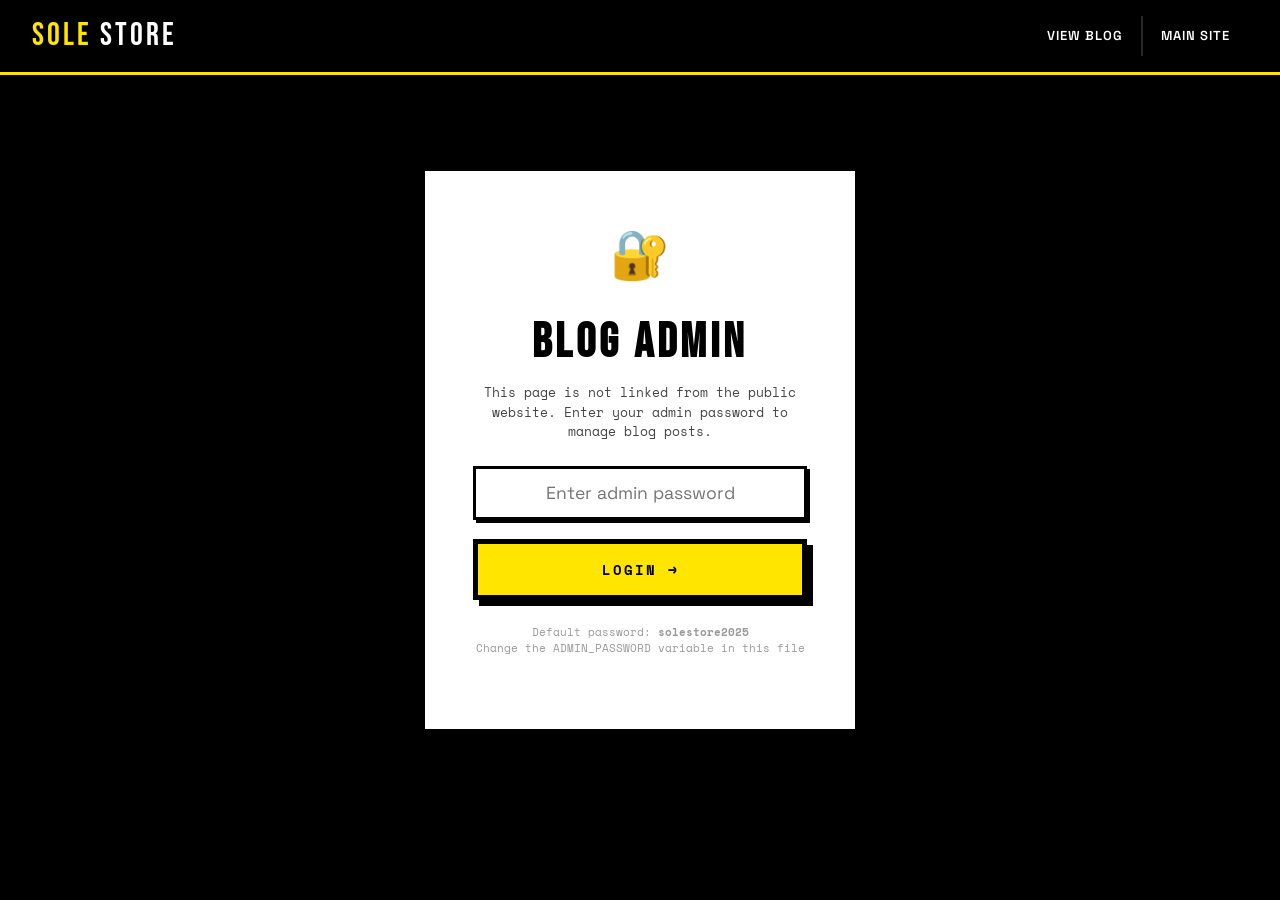
<file: blog-admin.html>
<!DOCTYPE html>
<html lang="en">
<head>
<meta charset="UTF-8"><meta name="viewport" content="width=device-width, initial-scale=1.0">
<title>Blog Admin – SoleStore (PRIVATE)</title>
<meta name="robots" content="noindex,nofollow">
<link rel="stylesheet" href="css/style.css">
<style>
body { background:var(--black); }
.admin-wrap { max-width:1100px; margin:0 auto; padding:6rem 2rem 4rem; }
.admin-header { border:var(--border-thick); background:var(--yellow); padding:2rem; margin-bottom:2rem; box-shadow:var(--shadow-lg); }
.admin-header h1 { font-family:'Bebas Neue',sans-serif; font-size:3rem; letter-spacing:4px; color:var(--black); }
.admin-header p { font-family:'Space Mono',monospace; font-size:13px; color:var(--black); margin-top:0.25rem; }
.private-badge { display:inline-block; background:var(--red); color:var(--white); font-family:'Space Mono',monospace; font-size:11px; font-weight:700; padding:4px 12px; letter-spacing:2px; border:2px solid var(--black); }
.tip { background:var(--black); border:3px solid var(--yellow); color:var(--yellow); padding:1rem 1.5rem; margin-bottom:2rem; font-family:'Space Mono',monospace; font-size:13px; line-height:1.6; }
.tip a { color:var(--lime); font-weight:700; }
.admin-grid { display:grid; grid-template-columns:1fr 1fr; gap:2rem; align-items:start; }
.admin-panel { background:var(--white); border:var(--border-thick); box-shadow:var(--shadow-lg); }
.panel-header { background:var(--black); padding:1.25rem 1.5rem; border-bottom:var(--border-thick); }
.panel-header h2 { font-family:'Bebas Neue',sans-serif; font-size:1.8rem; color:var(--yellow); letter-spacing:3px; }
.panel-body { padding:1.5rem; }
.img-prev { width:100%; height:180px; background:var(--bg); border:var(--border); display:flex; align-items:center; justify-content:center; margin-bottom:0.5rem; overflow:hidden; }
.img-prev img { width:100%; height:100%; object-fit:cover; }
.img-prev span { font-family:'Space Mono',monospace; font-size:12px; color:#666; text-align:center; padding:1rem; }
.char-ct { text-align:right; font-family:'Space Mono',monospace; font-size:11px; color:#666; margin-top:3px; }
.pub-btn { background:var(--yellow); color:var(--black); border:var(--border-thick); width:100%; padding:15px; font-family:'Space Mono',monospace; font-size:14px; font-weight:700; letter-spacing:2px; text-transform:uppercase; cursor:pointer; box-shadow:var(--shadow); transition:all 0.1s; }
.pub-btn:hover { transform:translate(-3px,-3px); box-shadow:9px 9px 0 var(--black); }
.ok-msg { display:none; background:var(--lime); border:var(--border-thick); padding:1rem; text-align:center; font-family:'Space Mono',monospace; font-weight:700; font-size:14px; margin-bottom:1rem; box-shadow:var(--shadow-sm); }
.posts-list { display:flex; flex-direction:column; gap:1rem; }
.post-row { background:var(--bg); border:var(--border); padding:1rem; display:flex; gap:12px; align-items:flex-start; }
.pthumb { width:72px; height:72px; object-fit:cover; border:var(--border); flex-shrink:0; }
.pinfo h4 { font-size:14px; font-weight:700; margin-bottom:3px; }
.pinfo p { font-family:'Space Mono',monospace; font-size:11px; color:#666; margin-bottom:8px; }
.pactions { display:flex; gap:8px; flex-wrap:wrap; }
.btn-view-post { background:var(--black); color:var(--yellow); border:none; padding:6px 12px; font-family:'Space Mono',monospace; font-size:11px; font-weight:700; cursor:pointer; letter-spacing:1px; text-decoration:none; }
.btn-del-post { background:var(--red); color:var(--white); border:none; padding:6px 12px; font-family:'Space Mono',monospace; font-size:11px; font-weight:700; cursor:pointer; letter-spacing:1px; }
.empty-posts { text-align:center; padding:3rem; font-family:'Space Mono',monospace; color:#666; }
.empty-posts span { font-size:3rem; display:block; margin-bottom:0.5rem; }

/* GATE */
#gate { min-height:100vh; display:flex; align-items:center; justify-content:center; padding:2rem; }
.gate-box { background:var(--white); border:var(--border-thick); box-shadow:var(--shadow-lg); padding:3rem; max-width:440px; width:100%; text-align:center; }
.gate-box h2 { font-family:'Bebas Neue',sans-serif; font-size:3rem; letter-spacing:4px; color:var(--black); margin-bottom:0.25rem; }
.gate-box p { font-family:'Space Mono',monospace; font-size:13px; color:#444; margin-bottom:1.5rem; }
.gate-err { color:var(--red); font-family:'Space Mono',monospace; font-size:13px; font-weight:700; margin-top:0.75rem; display:none; letter-spacing:1px; }
#admin-panel { display:none; }
@media(max-width:768px){ .admin-grid{grid-template-columns:1fr;} }
</style>
</head>
<body>
<nav style="background:var(--black);border-bottom:3px solid var(--yellow)">
  <div class="nav-inner">
    <a href="index.html" class="nav-logo">SOLE<span>STORE</span></a>
    <ul class="nav-links">
      <li><a href="blog.html">View Blog</a></li>
      <li><a href="index.html">Main Site</a></li>
    </ul>
    <button class="hamburger"><span></span><span></span><span></span></button>
  </div>
</nav>

<!-- GATE -->
<div id="gate">
  <div class="gate-box">
    <div style="font-size:3rem;margin-bottom:1rem">🔐</div>
    <h2>BLOG ADMIN</h2>
    <p>This page is not linked from the public website. Enter your admin password to manage blog posts.</p>
    <div class="form-group"><input type="password" id="admin-pw" placeholder="Enter admin password" style="text-align:center;font-size:1.1rem" onkeydown="if(event.key==='Enter')checkPw()"></div>
    <button class="pub-btn" onclick="checkPw()">LOGIN →</button>
    <p class="gate-err" id="pw-err">✕ INCORRECT PASSWORD</p>
    <p style="font-family:'Space Mono',monospace;font-size:11px;color:#999;margin-top:1.5rem">Default password: <strong>solestore2025</strong><br>Change the ADMIN_PASSWORD variable in this file</p>
  </div>
</div>

<!-- ADMIN PANEL -->
<div id="admin-panel">
<div class="admin-wrap">
  <div class="admin-header">
    <div style="display:flex;align-items:center;gap:1rem;flex-wrap:wrap;margin-bottom:0.5rem">
      <h1>BLOG MANAGER</h1>
      <span class="private-badge">PRIVATE — NOT LINKED</span>
    </div>
    <p>Bookmark this page: <strong>blog-admin.html</strong> | Posts publish instantly and appear on the blog page alongside the 3 built-in articles.</p>
  </div>
  <div class="tip">
    💡 <strong>IMAGE TIP:</strong> Use direct image URLs from <a href="https://unsplash.com" target="_blank">Unsplash.com</a> (right-click → Copy Image Address) or upload to <a href="https://imgbb.com" target="_blank">imgbb.com</a> and paste the direct link. Preview updates instantly. Best ratio: 16:9 landscape.
  </div>
  <div class="admin-grid">
    <!-- WRITE FORM -->
    <div class="admin-panel">
      <div class="panel-header"><h2>✍ WRITE NEW POST</h2></div>
      <div class="panel-body">
        <div class="ok-msg" id="ok-msg">✓ POST PUBLISHED! Now live on the blog page.</div>
        <form id="write-form">
          <div class="form-group"><label>Post Title *</label><input type="text" id="f-title" placeholder="e.g. Best Basketball Shoes of 2025" required maxlength="120"></div>
          <div class="form-group"><label>Category</label>
            <select id="f-cat">
              <option>Buying Guide</option>
              <option>Care & Maintenance</option>
              <option>Trend Report</option>
              <option>Style</option>
              <option>Review</option>
              <option>News</option>
              <option>General</option>
            </select>
          </div>
          <div class="form-group">
            <label>Cover Image URL</label>
            <input type="url" id="f-img" placeholder="https://images.unsplash.com/..." oninput="previewImg(this.value)">
            <div class="img-prev" id="img-prev"><span>🖼️ Image preview appears here</span></div>
          </div>
          <div class="form-group">
            <label>Short Excerpt (shown on blog cards)</label>
            <input type="text" id="f-excerpt" placeholder="Brief summary in 1-2 sentences..." maxlength="200" oninput="document.getElementById('ec').textContent=this.value.length">
            <div class="char-ct"><span id="ec">0</span>/200</div>
          </div>
          <div class="form-group">
            <label>Full Post Content *</label>
            <textarea id="f-body" rows="12" placeholder="Write the full article here.&#10;&#10;Use blank lines for new paragraphs.&#10;&#10;HTML tags supported: &lt;h2&gt;, &lt;h3&gt;, &lt;strong&gt;, &lt;em&gt;, &lt;ul&gt;&lt;li&gt;, &lt;p&gt;" required style="min-height:200px"></textarea>
          </div>
          <div class="form-group"><label>Author Name (optional)</label><input type="text" id="f-author" placeholder="SoleStore Editors"></div>
          <button type="submit" class="pub-btn">🚀 PUBLISH TO BLOG →</button>
        </form>
      </div>
    </div>

    <!-- MANAGE POSTS -->
    <div class="admin-panel">
      <div class="panel-header"><h2>📋 YOUR POSTS <span id="post-ct" style="font-size:1rem;color:rgba(255,255,0,0.6);font-family:'Space Mono',monospace;font-weight:400;letter-spacing:0"></span></h2></div>
      <div class="panel-body">
        <div id="posts-list"></div>
      </div>
    </div>
  </div>
</div>
</div>

<script src="../js/main.js"></script>
<script>
const ADMIN_PASSWORD = 'solestore2025'; // ← CHANGE THIS TO YOUR OWN PASSWORD

function checkPw() {
  if (document.getElementById('admin-pw').value === ADMIN_PASSWORD) {
    document.getElementById('gate').style.display = 'none';
    document.getElementById('admin-panel').style.display = 'block';
    renderPosts();
  } else {
    document.getElementById('pw-err').style.display = 'block';
  }
}

function previewImg(url) {
  const el = document.getElementById('img-prev');
  el.innerHTML = (url && url.startsWith('http'))
    ? `<img src="${url}" alt="Preview" onerror="this.parentElement.innerHTML='<span>⚠️ Image failed to load. Check URL.</span>'">`
    : '<span>🖼️ Image preview appears here</span>';
}

document.getElementById('write-form').addEventListener('submit', function(e) {
  e.preventDefault();
  addBlog({
    title: document.getElementById('f-title').value.trim(),
    category: document.getElementById('f-cat').value,
    image: document.getElementById('f-img').value.trim(),
    excerpt: document.getElementById('f-excerpt').value.trim() || document.getElementById('f-body').value.trim().substring(0,150),
    content: document.getElementById('f-body').value.trim(),
    author: document.getElementById('f-author').value.trim() || 'SoleStore Editors'
  });
  this.reset();
  document.getElementById('img-prev').innerHTML = '<span>🖼️ Image preview appears here</span>';
  document.getElementById('ec').textContent = '0';
  const ok = document.getElementById('ok-msg');
  ok.style.display = 'block';
  setTimeout(() => ok.style.display = 'none', 5000);
  renderPosts();
});

function renderPosts() {
  const blogs = getBlogs();
  document.getElementById('post-ct').textContent = `(${blogs.length} published)`;
  const el = document.getElementById('posts-list');
  if (blogs.length === 0) {
    el.innerHTML = '<div class="empty-posts"><span>📝</span><p>No posts published yet.<br>Write your first one!</p></div>';
    return;
  }
  el.innerHTML = '<div class="posts-list">' + blogs.map(p => `
    <div class="post-row">
      <img class="pthumb" src="${p.image||'https://images.unsplash.com/photo-1542291026-7eec264c27ff?w=150&q=60'}" alt="${p.title}" onerror="this.src='https://images.unsplash.com/photo-1542291026-7eec264c27ff?w=150&q=60'">
      <div class="pinfo" style="flex:1">
        <h4>${p.title}</h4>
        <p>${p.category} · ${p.date}</p>
        <div class="pactions">
          <a href="blog-post.html?id=${p.id}" target="_blank" class="btn-view-post">👁 VIEW LIVE</a>
          <button class="btn-del-post" onclick="confirmDel(${p.id})">🗑 DELETE</button>
        </div>
      </div>
    </div>`).join('') + '</div>';
}

function confirmDel(id) {
  if (confirm('Permanently delete this post? This cannot be undone.')) {
    deleteBlog(id); renderPosts();
  }
}
</script>
</body>
</html>
</file>
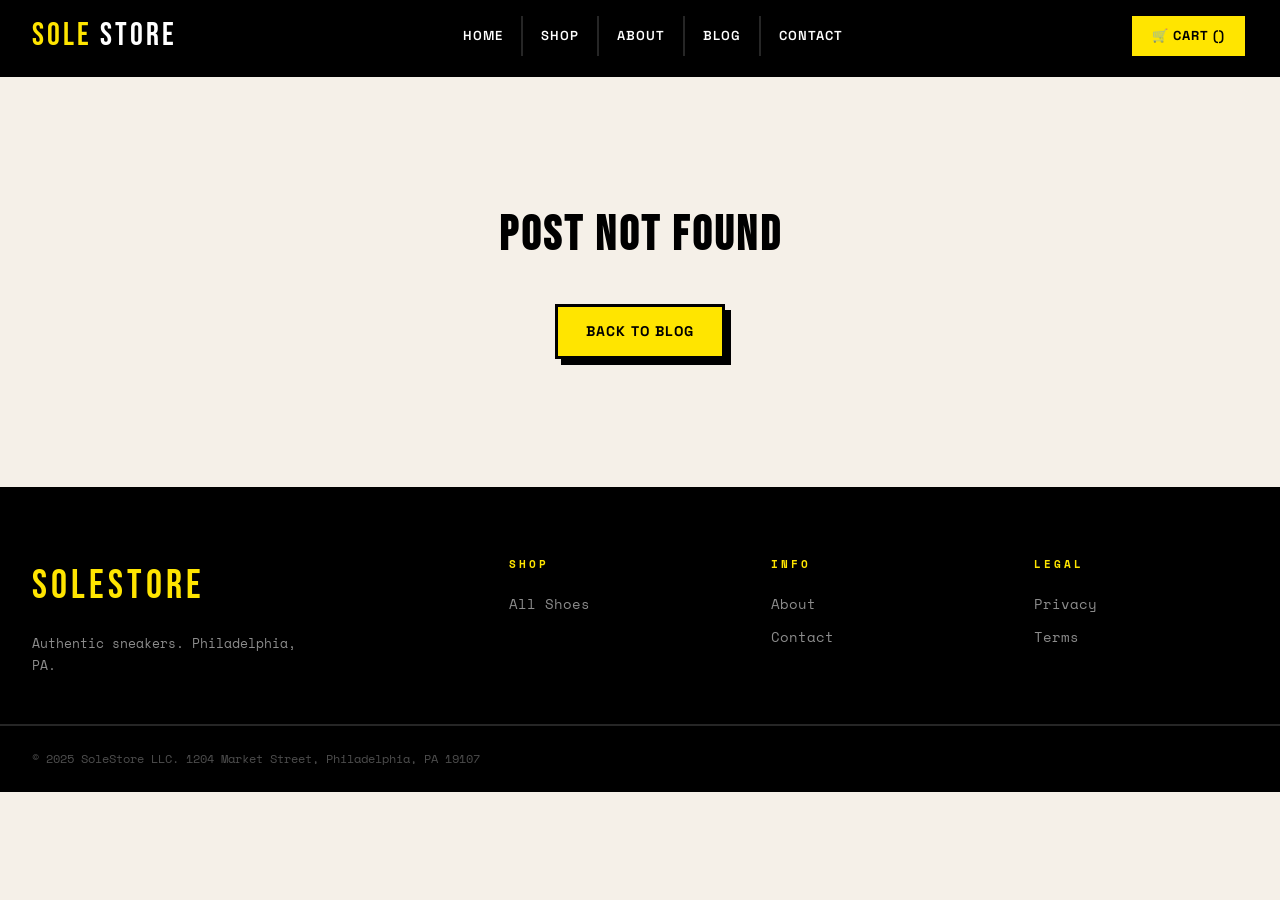
<file: blog-post.html>
<!DOCTYPE html>
<html lang="en">
<head>
<meta charset="UTF-8"><meta name="viewport" content="width=device-width, initial-scale=1.0">
<title id="page-title">Blog Post – SoleStore</title>
<link rel="stylesheet" href="css/style.css">
<style>
.post-layout { display:grid; grid-template-columns:1fr 300px; gap:2rem; align-items:start; }
.post-hero-img { width:100%; max-height:480px; object-fit:cover; border:var(--border-thick); box-shadow:var(--shadow-lg); margin-bottom:2rem; display:block; }
.post-cat-tag { display:inline-block; background:var(--yellow); border:var(--border); padding:4px 14px; font-family:'Space Mono',monospace; font-size:11px; font-weight:700; letter-spacing:2px; text-transform:uppercase; margin-bottom:0.75rem; box-shadow:var(--shadow-sm); }
.post-title { font-family:'Bebas Neue',sans-serif; font-size:3rem; letter-spacing:3px; color:var(--black); line-height:1.05; margin-bottom:1rem; }
.post-meta { display:flex; gap:1.5rem; flex-wrap:wrap; padding:1rem 1.25rem; background:var(--black); border:var(--border-thick); margin-bottom:2rem; font-family:'Space Mono',monospace; font-size:12px; color:rgba(255,255,255,0.65); box-shadow:var(--shadow-sm); }
.post-meta strong { color:var(--yellow); }
.post-content { font-family:'Space Mono',monospace; font-size:14px; color:#222; line-height:1.85; }
.post-content p { margin-bottom:1.25rem; }
.post-content h2 { font-family:'Bebas Neue',sans-serif; font-size:2rem; letter-spacing:2px; color:var(--black); margin:2.5rem 0 0.75rem; border-left:5px solid var(--yellow); padding-left:1rem; }
.post-content h3 { font-family:'Bebas Neue',sans-serif; font-size:1.5rem; letter-spacing:1px; color:var(--black); margin:1.5rem 0 0.5rem; }
.post-content ul, .post-content ol { padding-left:1.5rem; margin-bottom:1.25rem; }
.post-content li { margin-bottom:0.4rem; }
.post-content strong { font-weight:700; color:var(--black); }
.sidebar .sw { background:var(--white); border:var(--border-thick); padding:1.5rem; margin-bottom:1.5rem; box-shadow:var(--shadow-sm); }
.sidebar .sw h4 { font-family:'Space Mono',monospace; font-size:11px; font-weight:700; letter-spacing:2px; text-transform:uppercase; margin-bottom:1rem; padding-bottom:0.75rem; border-bottom:var(--border); }
.related-post { display:flex; gap:10px; margin-bottom:1rem; padding-bottom:1rem; border-bottom:1px dashed #ddd; cursor:pointer; }
.related-post:last-child { border-bottom:none; }
.related-thumb { width:60px; height:60px; object-fit:cover; border:var(--border); flex-shrink:0; }
.related-info a { font-size:13px; font-weight:700; color:var(--black); text-decoration:none; display:block; margin-bottom:2px; }
.related-info a:hover { color:var(--red); }
.related-info p { font-family:'Space Mono',monospace; font-size:11px; color:#666; }
.back-link { display:inline-flex; align-items:center; gap:6px; font-family:'Space Mono',monospace; font-size:12px; font-weight:700; color:var(--black); text-decoration:none; background:var(--yellow); border:var(--border); padding:8px 16px; margin-bottom:1.5rem; box-shadow:var(--shadow-sm); }
.back-link:hover { box-shadow:5px 5px 0 var(--black); transform:translate(-2px,-2px); }
@media(max-width:1024px){ .post-layout{grid-template-columns:1fr;} .sidebar{display:none;} }
</style>
</head>
<body>
<div id="cookie-banner"><p>🍪 We use cookies. See our <a href="cookie-consent.html">Cookie Policy</a>.</p><div class="ck-btns"><button class="ck-accept" onclick="acceptCookies()">ACCEPT</button><button class="ck-decline" onclick="declineCookies()">DECLINE</button></div></div>
<nav><div class="nav-inner"><a href="index.html" class="nav-logo">SOLE<span>STORE</span></a><ul class="nav-links"><li><a href="index.html">Home</a></li><li><a href="shop.html">Shop</a></li><li><a href="about.html">About</a></li><li><a href="blog.html">Blog</a></li><li><a href="contact.html">Contact</a></li></ul><a href="cart.html" class="nav-cart">🛒 CART (<span class="cart-badge" style="display:none">0</span>)</a><button class="hamburger"><span></span><span></span><span></span></button></div></nav>
<div style="padding-top:72px;"></div>
<div id="post-container" style="max-width:1400px;margin:0 auto;padding:3rem 2rem;"></div>

<footer>
  <div class="footer-top">
    <div class="footer-brand"><a href="index.html" class="footer-logo">SOLESTORE</a><p>Authentic sneakers. Philadelphia, PA.</p></div>
    <div class="footer-col"><h4>Shop</h4><ul><li><a href="shop.html">All Shoes</a></li></ul></div>
    <div class="footer-col"><h4>Info</h4><ul><li><a href="about.html">About</a></li><li><a href="contact.html">Contact</a></li></ul></div>
    <div class="footer-col"><h4>Legal</h4><ul><li><a href="privacy-policy.html">Privacy</a></li><li><a href="terms.html">Terms</a></li></ul></div>
  </div>
  <div class="footer-bottom"><p>© 2025 SoleStore LLC. 1204 Market Street, Philadelphia, PA 19107</p></div>
</footer>

<script src="js/main.js"></script>
<script>
function loadPost() {
  const idParam = new URLSearchParams(window.location.search).get('id');
  const id = isNaN(idParam) ? idParam : parseInt(idParam);
  const container = document.getElementById('post-container');
  const post = getAllBlogs().find(b => String(b.id) === String(id));

  if (!post) {
    container.innerHTML = '<div style="text-align:center;padding:5rem;font-family:Space Mono,monospace"><h2 style="font-family:Bebas Neue,sans-serif;font-size:3rem;letter-spacing:3px">POST NOT FOUND</h2><a href="blog.html" class="btn btn-yellow" style="margin-top:2rem;display:inline-flex">BACK TO BLOG</a></div>';
    return;
  }
  document.getElementById('page-title').textContent = post.title + ' – SoleStore Journal';
  const others = getAllBlogs().filter(b => String(b.id) !== String(id)).slice(0,4);
  const sidebarPosts = others.map(b => `
    <div class="related-post" onclick="window.location='blog-post.html?id=${b.id}'">
      <img class="related-thumb" src="${b.image||'https://images.unsplash.com/photo-1542291026-7eec264c27ff?w=120&q=60'}" alt="${b.title}">
      <div class="related-info"><a href="blog-post.html?id=${b.id}">${b.title.substring(0,50)}...</a><p>${b.date}</p></div>
    </div>`).join('');

  container.innerHTML = `
    <div class="post-layout">
      <article>
        <a href="blog.html" class="back-link">← BACK TO JOURNAL</a>
        <span class="post-cat-tag">${post.category||'Article'}</span>
        <h1 class="post-title">${post.title}</h1>
        <div class="post-meta">
          <span>📅 <strong>${post.date}</strong></span>
          <span>✍️ <strong>${post.author||'SoleStore Editors'}</strong></span>
        </div>
        <img class="post-hero-img" src="${post.image||'https://images.unsplash.com/photo-1542291026-7eec264c27ff?w=1000&q=75'}" alt="${post.title}">
        <div class="post-content">${post.content.replace(/\n/g,'<br>')}</div>
        <div style="margin-top:3rem;padding-top:2rem;border-top:var(--border-thick)">
          <a href="../shop.html" class="btn btn-yellow">SHOP ALL SHOES →</a>
        </div>
      </article>
      <aside class="sidebar">
        <div class="sw" style="background:var(--yellow)">
          <h4>🔥 SHOP NOW</h4>
          <p style="font-family:'Space Mono',monospace;font-size:12px;margin-bottom:1rem">New styles available. COD on all orders.</p>
          <a href="../shop.html" class="btn btn-black btn-sm">VIEW SHOES →</a>
        </div>
        <div class="sw"><h4>MORE FROM THE JOURNAL</h4>${sidebarPosts}</div>
      </aside>
    </div>`;
}
loadPost();
</script>
</body>
</html>
</file>
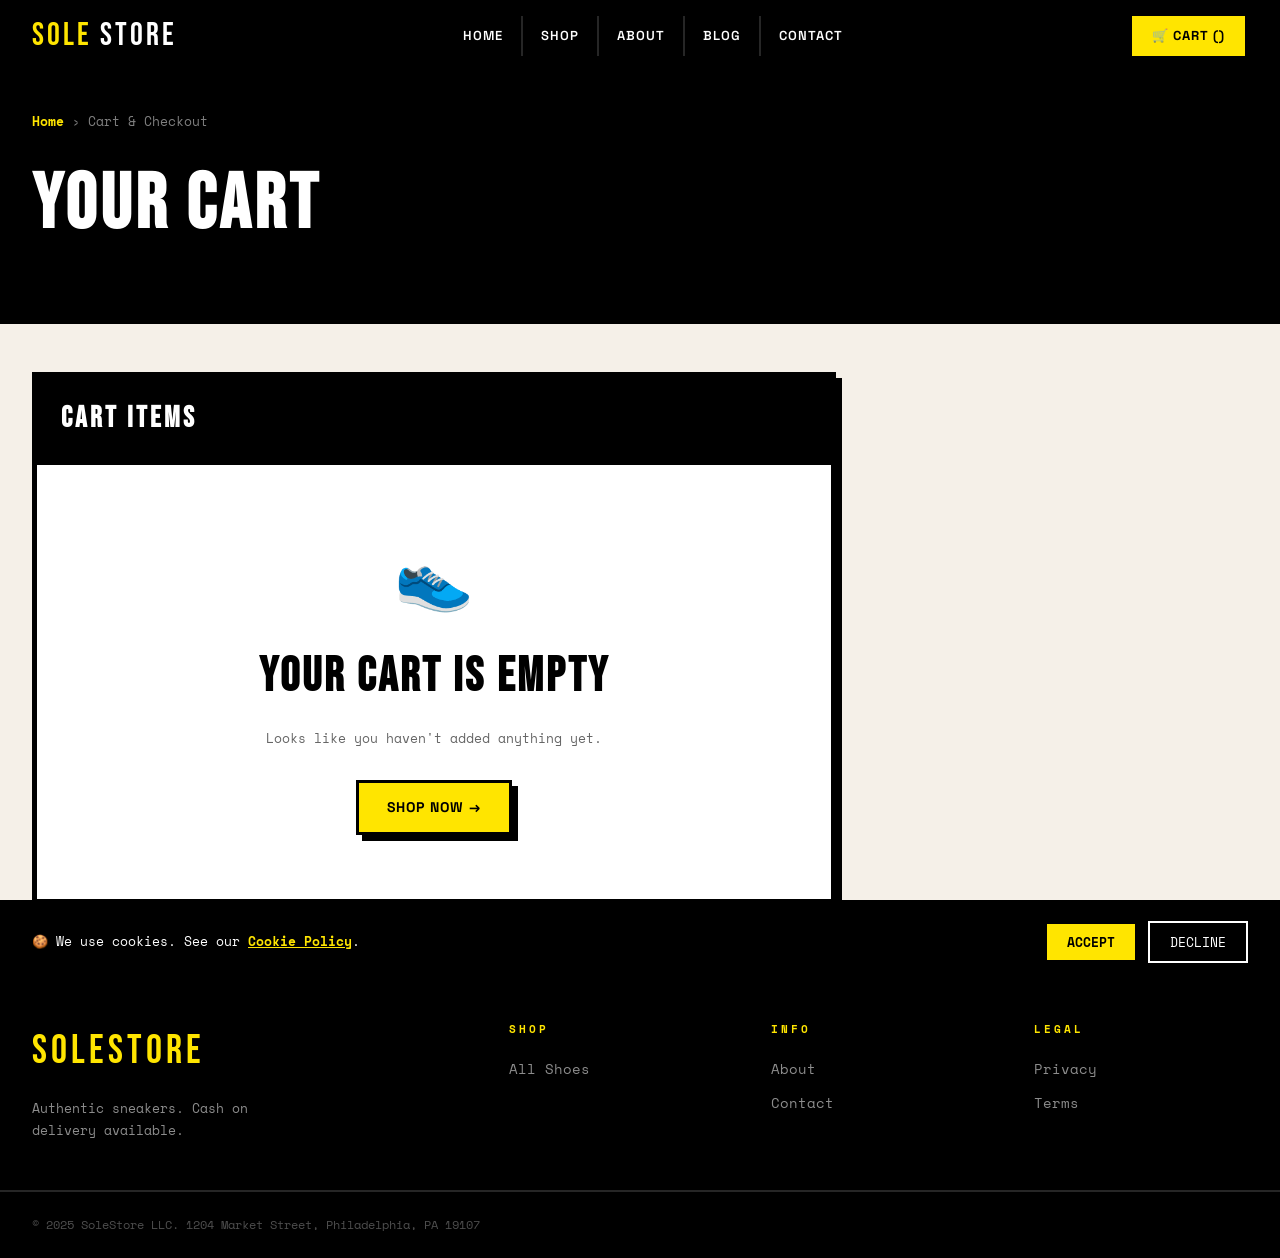
<file: cart.html>
<!DOCTYPE html>
<html lang="en">
<head>
<meta charset="UTF-8"><meta name="viewport" content="width=device-width, initial-scale=1.0">
<title>Cart & Checkout – SoleStore</title>
<link rel="stylesheet" href="css/style.css">
<style>
.cart-layout { display: grid; grid-template-columns: 1fr 380px; gap: 2rem; align-items: start; }
.cart-box { background: var(--white); border: var(--border-thick); box-shadow: var(--shadow); }
.cart-box-header { background: var(--black); padding: 1.25rem 1.5rem; border-bottom: var(--border-thick); }
.cart-box-header h2 { font-family: 'Bebas Neue', sans-serif; font-size: 1.8rem; color: var(--white); letter-spacing: 3px; }
.cart-item { display: grid; grid-template-columns: 90px 1fr auto; gap: 1rem; padding: 1.25rem 1.5rem; border-bottom: var(--border); align-items: center; }
.cart-item:last-of-type { border-bottom: none; }
.cart-item-img { width: 90px; height: 90px; object-fit: cover; border: var(--border); }
.cart-item-name { font-weight: 700; font-size: 15px; margin-bottom: 3px; }
.cart-item-brand { font-family: 'Space Mono', monospace; font-size: 11px; color: #666; text-transform: uppercase; letter-spacing: 1px; margin-bottom: 6px; }
.cart-item-size { font-family: 'Space Mono', monospace; font-size: 12px; color: #333; }
.cart-item-qty { display: flex; align-items: center; gap: 6px; margin-top: 8px; }
.cq-btn { width: 28px; height: 28px; background: var(--black); color: var(--white); border: none; font-size: 1rem; cursor: pointer; font-family: 'Space Mono', monospace; font-weight: 700; }
.cq-num { font-family: 'Space Mono', monospace; font-weight: 700; width: 24px; text-align: center; }
.cart-item-price { font-family: 'Bebas Neue', sans-serif; font-size: 1.5rem; letter-spacing: 1px; white-space: nowrap; }
.cart-remove { display: block; background: none; border: none; color: var(--red); font-family: 'Space Mono', monospace; font-size: 11px; font-weight: 700; cursor: pointer; margin-top: 6px; text-transform: uppercase; letter-spacing: 1px; }
.empty-cart { text-align: center; padding: 4rem 2rem; }
.empty-cart h3 { font-family: 'Bebas Neue', sans-serif; font-size: 3rem; letter-spacing: 3px; margin-bottom: 1rem; }
.empty-cart p { font-family: 'Space Mono', monospace; font-size: 13px; color: #666; margin-bottom: 2rem; }

/* CHECKOUT FORM */
.checkout-box { background: var(--white); border: var(--border-thick); box-shadow: var(--shadow-lg); }
.checkout-step { border-bottom: var(--border-thick); }
.checkout-step:last-child { border-bottom: none; }
.step-header { background: var(--black); padding: 1rem 1.5rem; display: flex; align-items: center; gap: 12px; }
.step-num { background: var(--yellow); color: var(--black); width: 28px; height: 28px; border: 2px solid var(--black); display: flex; align-items: center; justify-content: center; font-family: 'Space Mono', monospace; font-weight: 700; font-size: 13px; flex-shrink: 0; }
.step-header h3 { font-family: 'Bebas Neue', sans-serif; font-size: 1.2rem; color: var(--white); letter-spacing: 2px; }
.step-body { padding: 1.5rem; }
.order-row { display: flex; justify-content: space-between; align-items: center; padding: 8px 0; border-bottom: 1px dashed #ddd; font-family: 'Space Mono', monospace; font-size: 13px; }
.order-row:last-child { border-bottom: none; }
.order-total { font-family: 'Bebas Neue', sans-serif; font-size: 2rem; letter-spacing: 2px; display: flex; justify-content: space-between; align-items: center; padding: 1rem 0; border-top: var(--border-thick); margin-top: 0.5rem; }
.payment-option { border: var(--border); padding: 1rem; margin-bottom: 0.75rem; cursor: pointer; transition: all 0.1s; display: flex; align-items: center; gap: 12px; }
.payment-option:hover { background: var(--yellow); }
.payment-option.selected { background: var(--yellow); border-color: var(--black); box-shadow: var(--shadow-sm); }
.payment-option input[type="radio"] { width: 18px; height: 18px; accent-color: var(--black); flex-shrink: 0; }
.payment-option-info strong { display: block; font-weight: 700; font-size: 14px; margin-bottom: 3px; }
.payment-option-info p { font-family: 'Space Mono', monospace; font-size: 12px; color: #444; }
.cod-highlight { background: var(--lime); border: var(--border-thick); padding: 1rem; margin: 1rem 0; font-family: 'Space Mono', monospace; font-size: 13px; font-weight: 700; text-align: center; box-shadow: var(--shadow-sm); }
.order-success { display: none; background: var(--lime); border: var(--border-thick); padding: 2rem; text-align: center; box-shadow: var(--shadow-lg); }
.order-success h2 { font-family: 'Bebas Neue', sans-serif; font-size: 3rem; letter-spacing: 3px; margin-bottom: 0.5rem; }
.order-success p { font-family: 'Space Mono', monospace; font-size: 13px; color: #333; margin-bottom: 1rem; }
@media(max-width:1024px){ .cart-layout{grid-template-columns:1fr;} }
</style>
</head>
<body>
<div id="cookie-banner"><p>🍪 We use cookies. See our <a href="cookie-consent.html">Cookie Policy</a>.</p><div class="ck-btns"><button class="ck-accept" onclick="acceptCookies()">ACCEPT</button><button class="ck-decline" onclick="declineCookies()">DECLINE</button></div></div>
<nav><div class="nav-inner"><a href="index.html" class="nav-logo">SOLE<span>STORE</span></a><ul class="nav-links"><li><a href="index.html">Home</a></li><li><a href="shop.html">Shop</a></li><li><a href="about.html">About</a></li><li><a href="blog.html">Blog</a></li><li><a href="contact.html">Contact</a></li></ul><a href="cart.html" class="nav-cart">🛒 CART (<span class="cart-badge" style="display:none">0</span>)</a><button class="hamburger"><span></span><span></span><span></span></button></div></nav>

<div class="page-hero" style="padding:7rem 2rem 3rem">
  <div class="page-hero-inner">
    <div class="breadcrumb"><a href="index.html">Home</a> › Cart & Checkout</div>
    <h1>YOUR CART</h1>
  </div>
</div>

<section class="section" style="padding:3rem 2rem;">
  <div class="container">
    <div class="cart-layout">
      <!-- CART ITEMS -->
      <div>
        <div class="cart-box" id="cart-box">
          <div class="cart-box-header"><h2>CART ITEMS</h2></div>
          <div id="cart-items-list"></div>
        </div>
      </div>

      <!-- ORDER SUMMARY + CHECKOUT -->
      <div>
        <div id="checkout-area"></div>
      </div>
    </div>
  </div>
</section>

<footer>
  <div class="footer-top">
    <div class="footer-brand"><a href="index.html" class="footer-logo">SOLESTORE</a><p>Authentic sneakers. Cash on delivery available.</p></div>
    <div class="footer-col"><h4>Shop</h4><ul><li><a href="shop.html">All Shoes</a></li></ul></div>
    <div class="footer-col"><h4>Info</h4><ul><li><a href="about.html">About</a></li><li><a href="contact.html">Contact</a></li></ul></div>
    <div class="footer-col"><h4>Legal</h4><ul><li><a href="privacy-policy.html">Privacy</a></li><li><a href="terms.html">Terms</a></li></ul></div>
  </div>
  <div class="footer-bottom"><p>© 2025 SoleStore LLC. 1204 Market Street, Philadelphia, PA 19107</p></div>
</footer>

<script src="js/main.js"></script>
<script>
let selectedPayment = 'cod';

function renderCart() {
  const cart = getCart();
  const list = document.getElementById('cart-items-list');
  const checkoutArea = document.getElementById('checkout-area');

  if (cart.length === 0) {
    list.innerHTML = `<div class="empty-cart"><div style="font-size:4rem;margin-bottom:1rem">👟</div><h3>YOUR CART IS EMPTY</h3><p>Looks like you haven't added anything yet.</p><a href="shop.html" class="btn btn-yellow">SHOP NOW →</a></div>`;
    checkoutArea.innerHTML = '';
    return;
  }

  list.innerHTML = cart.map(item => `
    <div class="cart-item">
      <img class="cart-item-img" src="${item.image}" alt="${item.name}">
      <div>
        <div class="cart-item-brand">${PRODUCTS.find(p=>p.id===item.id)?.brand||''}</div>
        <div class="cart-item-name">${item.name}</div>
        <div class="cart-item-size">Size: US ${item.size}</div>
        <div class="cart-item-qty">
          <button class="cq-btn" onclick="changeQty(${item.id},'${item.size}',-1)">−</button>
          <span class="cq-num">${item.qty}</span>
          <button class="cq-btn" onclick="changeQty(${item.id},'${item.size}',1)">+</button>
        </div>
        <button class="cart-remove" onclick="removeItem(${item.id},'${item.size}')">✕ REMOVE</button>
      </div>
      <div class="cart-item-price">$${(item.price*item.qty).toFixed(2)}</div>
    </div>`).join('');

  const subtotal = cartTotal();
  const shipping = subtotal >= 75 ? 0 : 9.99;
  const total = subtotal + shipping;

  const orderLines = cart.map(i => `<div class="order-row"><span>${i.name} (${i.qty}x)</span><span>$${(i.price*i.qty).toFixed(2)}</span></div>`).join('');

  checkoutArea.innerHTML = `
    <div class="checkout-box">
      <div class="checkout-step">
        <div class="step-header"><div class="step-num">1</div><h3>ORDER SUMMARY</h3></div>
        <div class="step-body">
          ${orderLines}
          <div class="order-row"><span>Subtotal</span><span>$${subtotal.toFixed(2)}</span></div>
          <div class="order-row"><span>Shipping</span><span>${shipping===0?'<strong style="color:green">FREE</strong>':'$'+shipping.toFixed(2)}</span></div>
          ${shipping > 0 ? `<div style="font-family:'Space Mono',monospace;font-size:11px;color:#888;margin-top:4px">Add $${(75-subtotal).toFixed(2)} more for free shipping</div>` : ''}
          <div class="order-total"><span>TOTAL</span><span>$${total.toFixed(2)}</span></div>
        </div>
      </div>

      <div class="checkout-step">
        <div class="step-header"><div class="step-num">2</div><h3>PAYMENT METHOD</h3></div>
        <div class="step-body">
          <div class="payment-option selected" id="cod-option" onclick="selectPayment('cod')">
            <input type="radio" name="payment" id="p-cod" value="cod" checked>
            <div class="payment-option-info">
              <strong>💵 CASH ON DELIVERY (COD)</strong>
              <p>Pay cash when your order arrives at your door. No card needed. Trusted & secure.</p>
            </div>
          </div>
          <div class="payment-option" id="card-option" onclick="selectPayment('card')">
            <input type="radio" name="payment" id="p-card" value="card">
            <div class="payment-option-info">
              <strong>💳 CREDIT / DEBIT CARD</strong>
              <p>Pay securely online with Visa, Mastercard, or Amex.</p>
            </div>
          </div>
          <div class="cod-highlight" id="cod-msg">💵 CASH ON DELIVERY SELECTED — You'll pay $${total.toFixed(2)} in cash when your order arrives!</div>
          <div id="card-fields" style="display:none">
            <div class="form-group"><label>Card Number</label><input type="text" placeholder="1234 5678 9012 3456" maxlength="19"></div>
            <div class="form-row">
              <div class="form-group"><label>Expiry</label><input type="text" placeholder="MM/YY" maxlength="5"></div>
              <div class="form-group"><label>CVV</label><input type="text" placeholder="123" maxlength="4"></div>
            </div>
          </div>
        </div>
      </div>

      <div class="checkout-step">
        <div class="step-header"><div class="step-num">3</div><h3>DELIVERY DETAILS</h3></div>
        <div class="step-body">
          <form id="checkout-form">
            <div class="form-row">
              <div class="form-group"><label>First Name *</label><input type="text" required></div>
              <div class="form-group"><label>Last Name *</label><input type="text" required></div>
            </div>
            <div class="form-group"><label>Email Address *</label><input type="email" required></div>
            <div class="form-group"><label>Phone Number *</label><input type="tel" required></div>
            <div class="form-group"><label>Street Address *</label><input type="text" required placeholder="123 Main Street, Apt 4B"></div>
            <div class="form-row">
              <div class="form-group"><label>City *</label><input type="text" required></div>
              <div class="form-group"><label>State *</label><select required><option value="">Select State</option><option>Alabama</option><option>Alaska</option><option>Arizona</option><option>Arkansas</option><option>California</option><option>Colorado</option><option>Connecticut</option><option>Delaware</option><option>Florida</option><option>Georgia</option><option>Hawaii</option><option>Idaho</option><option>Illinois</option><option>Indiana</option><option>Iowa</option><option>Kansas</option><option>Kentucky</option><option>Louisiana</option><option>Maine</option><option>Maryland</option><option>Massachusetts</option><option>Michigan</option><option>Minnesota</option><option>Mississippi</option><option>Missouri</option><option>Montana</option><option>Nebraska</option><option>Nevada</option><option>New Hampshire</option><option>New Jersey</option><option>New Mexico</option><option>New York</option><option>North Carolina</option><option>North Dakota</option><option>Ohio</option><option>Oklahoma</option><option>Oregon</option><option>Pennsylvania</option><option>Rhode Island</option><option>South Carolina</option><option>South Dakota</option><option>Tennessee</option><option>Texas</option><option>Utah</option><option>Vermont</option><option>Virginia</option><option>Washington</option><option>West Virginia</option><option>Wisconsin</option><option>Wyoming</option></select></div>
            </div>
            <div class="form-group"><label>ZIP Code *</label><input type="text" required maxlength="10" placeholder="19107"></div>
            <div class="form-group"><label>Delivery Notes (optional)</label><textarea placeholder="Leave at door, ring bell, etc."></textarea></div>
            <div class="consent-box">
              <input type="checkbox" id="oc" name="consent" required>
              <label for="oc">I agree to the <a href="privacy-policy.html" target="_blank">Privacy Policy</a> and <a href="terms.html" target="_blank">Terms & Conditions</a>. I understand my order details and selected payment method. *</label>
            </div>
            <button type="submit" class="btn btn-yellow btn-full" style="font-size:1rem">PLACE ORDER — $${total.toFixed(2)} →</button>
          </form>
          <div class="order-success" id="order-success">
            <div style="font-size:3rem;margin-bottom:0.5rem">🎉</div>
            <h2>ORDER PLACED!</h2>
            <p>Thank you for your order. We'll send a confirmation to your email shortly.</p>
            <p id="cod-confirm" style="font-weight:700;background:var(--white);border:var(--border);padding:0.75rem;margin:1rem 0;font-family:'Space Mono',monospace;">💵 PAYMENT: Cash on Delivery — Have $${total.toFixed(2)} ready when your package arrives.</p>
            <p style="font-size:12px;color:#555">Estimated delivery: 3–5 business days</p>
            <a href="shop.html" class="btn btn-black" style="margin-top:1.5rem;display:inline-flex">CONTINUE SHOPPING →</a>
          </div>
        </div>
      </div>
    </div>`;

  document.getElementById('checkout-form').addEventListener('submit', function(e) {
    e.preventDefault();
    const consent = this.querySelector('input[name="consent"]');
    if (!consent.checked) { alert('Please agree to the terms to place your order.'); return; }
    this.style.display = 'none';
    const s = document.getElementById('order-success');
    s.style.display = 'block';
    document.getElementById('cod-confirm').style.display = selectedPayment === 'cod' ? 'block' : 'none';
    saveCart([]);
    updateCartBadge();
  });
}

function changeQty(id, size, delta) {
  const cart = getCart();
  const item = cart.find(i => i.id===id && i.size==size);
  if (item) {
    item.qty = Math.max(1, item.qty + delta);
    if (item.qty < 1) saveCart(cart.filter(i=>!(i.id===id&&i.size==size)));
    else saveCart(cart);
  }
  renderCart();
}
function removeItem(id, size) { removeFromCart(id, size); renderCart(); }

function selectPayment(type) {
  selectedPayment = type;
  document.getElementById('cod-option').classList.toggle('selected', type==='cod');
  document.getElementById('card-option').classList.toggle('selected', type==='card');
  document.getElementById('p-cod').checked = type==='cod';
  document.getElementById('p-card').checked = type==='card';
  document.getElementById('cod-msg').style.display = type==='cod' ? 'block' : 'none';
  document.getElementById('card-fields').style.display = type==='card' ? 'block' : 'none';
}

renderCart();
</script>
</body>
</html>
</file>
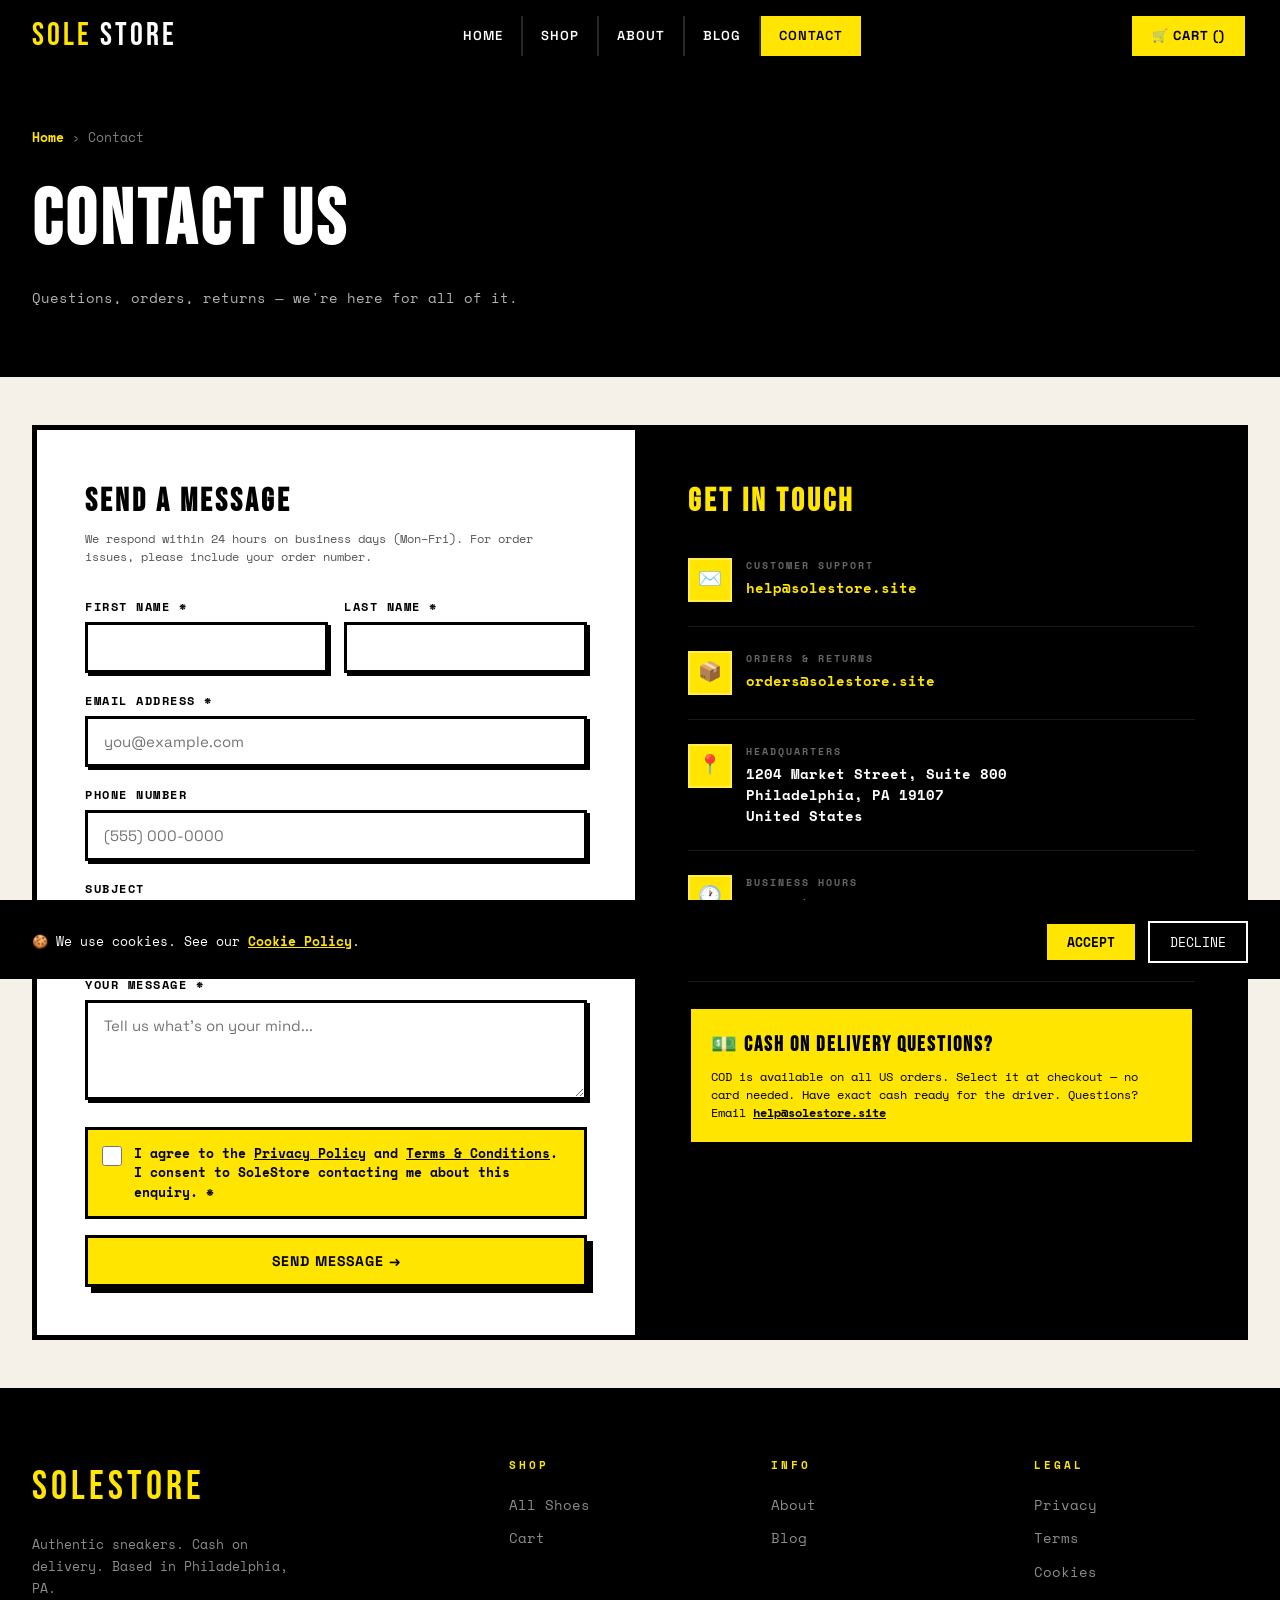
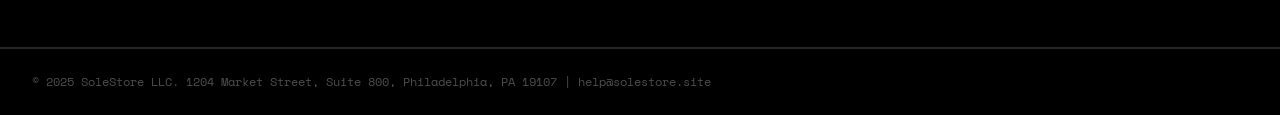
<file: contact.html>
<!DOCTYPE html>
<html lang="en">
<head>
<meta charset="UTF-8"><meta name="viewport" content="width=device-width, initial-scale=1.0">
<title>Contact Us – SoleStore</title>
<link rel="stylesheet" href="css/style.css">
<style>
.contact-grid { display:grid; grid-template-columns:1fr 1fr; gap:0; border:var(--border-thick); }
.contact-form-panel { padding:3rem; border-right:var(--border-thick); background:var(--white); }
.contact-info-panel { padding:3rem; background:var(--black); }
.contact-info-panel h2 { font-family:'Bebas Neue',sans-serif; font-size:2rem; color:var(--yellow); letter-spacing:3px; margin-bottom:2rem; }
.ci-item { display:flex; gap:14px; align-items:flex-start; margin-bottom:1.5rem; padding-bottom:1.5rem; border-bottom:1px solid rgba(255,255,255,0.1); }
.ci-item:last-child { border-bottom:none; }
.ci-icon { width:44px; height:44px; background:var(--yellow); border:2px solid rgba(255,255,255,0.3); display:flex; align-items:center; justify-content:center; font-size:1.2rem; flex-shrink:0; }
.ci-label { font-family:'Space Mono',monospace; font-size:10px; font-weight:700; color:rgba(255,255,255,0.4); text-transform:uppercase; letter-spacing:2px; margin-bottom:4px; }
.ci-value { font-weight:600; font-size:14px; color:var(--white); font-family:'Space Mono',monospace; }
.ci-value a { color:var(--yellow); text-decoration:none; }
.contact-form-panel h2 { font-family:'Bebas Neue',sans-serif; font-size:2rem; letter-spacing:3px; margin-bottom:0.25rem; }
.contact-form-panel p { font-family:'Space Mono',monospace; font-size:12px; color:#555; margin-bottom:2rem; }
@media(max-width:768px){ .contact-grid{grid-template-columns:1fr;} .contact-form-panel{border-right:none;border-bottom:var(--border-thick);} }
</style>
</head>
<body>
<div id="cookie-banner"><p>🍪 We use cookies. See our <a href="cookie-consent.html">Cookie Policy</a>.</p><div class="ck-btns"><button class="ck-accept" onclick="acceptCookies()">ACCEPT</button><button class="ck-decline" onclick="declineCookies()">DECLINE</button></div></div>
<nav><div class="nav-inner"><a href="index.html" class="nav-logo">SOLE<span>STORE</span></a><ul class="nav-links"><li><a href="index.html">Home</a></li><li><a href="shop.html">Shop</a></li><li><a href="about.html">About</a></li><li><a href="blog.html">Blog</a></li><li><a href="contact.html">Contact</a></li></ul><a href="cart.html" class="nav-cart">🛒 CART (<span class="cart-badge" style="display:none">0</span>)</a><button class="hamburger"><span></span><span></span><span></span></button></div></nav>

<div class="page-hero"><div class="page-hero-inner"><div class="breadcrumb"><a href="index.html">Home</a> › Contact</div><h1>CONTACT US</h1><p>Questions, orders, returns — we're here for all of it.</p></div></div>

<section class="section" style="padding:3rem 2rem;">
  <div class="container">
    <div class="contact-grid reveal">
      <div class="contact-form-panel">
        <h2>SEND A MESSAGE</h2>
        <p>We respond within 24 hours on business days (Mon–Fri). For order issues, please include your order number.</p>
        <form id="contact-form">
          <div class="form-row">
            <div class="form-group"><label>First Name *</label><input type="text" required></div>
            <div class="form-group"><label>Last Name *</label><input type="text" required></div>
          </div>
          <div class="form-group"><label>Email Address *</label><input type="email" required placeholder="you@example.com"></div>
          <div class="form-group"><label>Phone Number</label><input type="tel" placeholder="(555) 000-0000"></div>
          <div class="form-group"><label>Subject</label>
            <select><option>General Enquiry</option><option>Order Status / Tracking</option><option>Returns & Exchanges</option><option>Size Help</option><option>Product Availability</option><option>Cash on Delivery Query</option><option>Other</option></select>
          </div>
          <div class="form-group"><label>Your Message *</label><textarea placeholder="Tell us what's on your mind..." required></textarea></div>
          <div class="consent-box">
            <input type="checkbox" id="cc" name="consent" required>
            <label for="cc">I agree to the <a href="privacy-policy.html" target="_blank">Privacy Policy</a> and <a href="terms.html" target="_blank">Terms & Conditions</a>. I consent to SoleStore contacting me about this enquiry. *</label>
          </div>
          <button type="submit" class="btn btn-yellow btn-full">SEND MESSAGE →</button>
        </form>
        <div class="success-msg" id="cs">✓ MESSAGE RECEIVED! We'll reply within 24 hours.</div>
      </div>
      <div class="contact-info-panel">
        <h2>GET IN TOUCH</h2>
        <div class="ci-item">
          <div class="ci-icon">✉️</div>
          <div><div class="ci-label">Customer Support</div><div class="ci-value"><a href="mailto:help@solestore.site">help@solestore.site</a></div></div>
        </div>
        <div class="ci-item">
          <div class="ci-icon">📦</div>
          <div><div class="ci-label">Orders & Returns</div><div class="ci-value"><a href="mailto:orders@solestore.site">orders@solestore.site</a></div></div>
        </div>
        <div class="ci-item">
          <div class="ci-icon">📍</div>
          <div><div class="ci-label">Headquarters</div><div class="ci-value">1204 Market Street, Suite 800<br>Philadelphia, PA 19107<br>United States</div></div>
        </div>
        <div class="ci-item">
          <div class="ci-icon">🕐</div>
          <div><div class="ci-label">Business Hours</div><div class="ci-value">Mon–Fri: 9am – 6pm EST<br>Sat: 10am – 4pm EST<br>Sun: Closed</div></div>
        </div>
        <div style="background:var(--yellow);border:var(--border);padding:1.25rem;margin-top:1.5rem;box-shadow:var(--shadow-sm)">
          <h3 style="font-family:'Bebas Neue',sans-serif;font-size:1.3rem;letter-spacing:2px;margin-bottom:0.5rem;color:var(--black)">💵 CASH ON DELIVERY QUESTIONS?</h3>
          <p style="font-family:'Space Mono',monospace;font-size:12px;color:var(--black)">COD is available on all US orders. Select it at checkout — no card needed. Have exact cash ready for the driver. Questions? Email <a href="mailto:help@solestore.site" style="color:var(--black);font-weight:700">help@solestore.site</a></p>
        </div>
      </div>
    </div>
  </div>
</section>

<footer>
  <div class="footer-top">
    <div class="footer-brand"><a href="index.html" class="footer-logo">SOLESTORE</a><p>Authentic sneakers. Cash on delivery. Based in Philadelphia, PA.</p></div>
    <div class="footer-col"><h4>Shop</h4><ul><li><a href="shop.html">All Shoes</a></li><li><a href="cart.html">Cart</a></li></ul></div>
    <div class="footer-col"><h4>Info</h4><ul><li><a href="about.html">About</a></li><li><a href="blog.html">Blog</a></li></ul></div>
    <div class="footer-col"><h4>Legal</h4><ul><li><a href="privacy-policy.html">Privacy</a></li><li><a href="terms.html">Terms</a></li><li><a href="cookie-consent.html">Cookies</a></li></ul></div>
  </div>
  <div class="footer-bottom"><p>© 2025 SoleStore LLC. 1204 Market Street, Suite 800, Philadelphia, PA 19107 | help@solestore.site</p></div>
</footer>
<div class="modal-overlay" id="contact-modal"><div class="modal"><button class="modal-close" onclick="closeModal()">✕</button><h3>QUICK QUESTION</h3><form id="qf"><div class="form-group"><label>Email *</label><input type="email" required></div><div class="form-group"><label>Message *</label><textarea required></textarea></div><div class="consent-box"><input type="checkbox" id="qc" name="consent" required><label for="qc">I agree to the <a href="privacy-policy.html" target="_blank">Privacy Policy</a>. *</label></div><button type="submit" class="btn btn-yellow btn-full">SEND →</button></form><div class="success-msg" id="qs">✓ SENT!</div></div></div>
<script src="js/main.js"></script><script>handleFormSubmit('contact-form','cs');handleFormSubmit('qf','qs');</script>
</body>
</html>
</file>
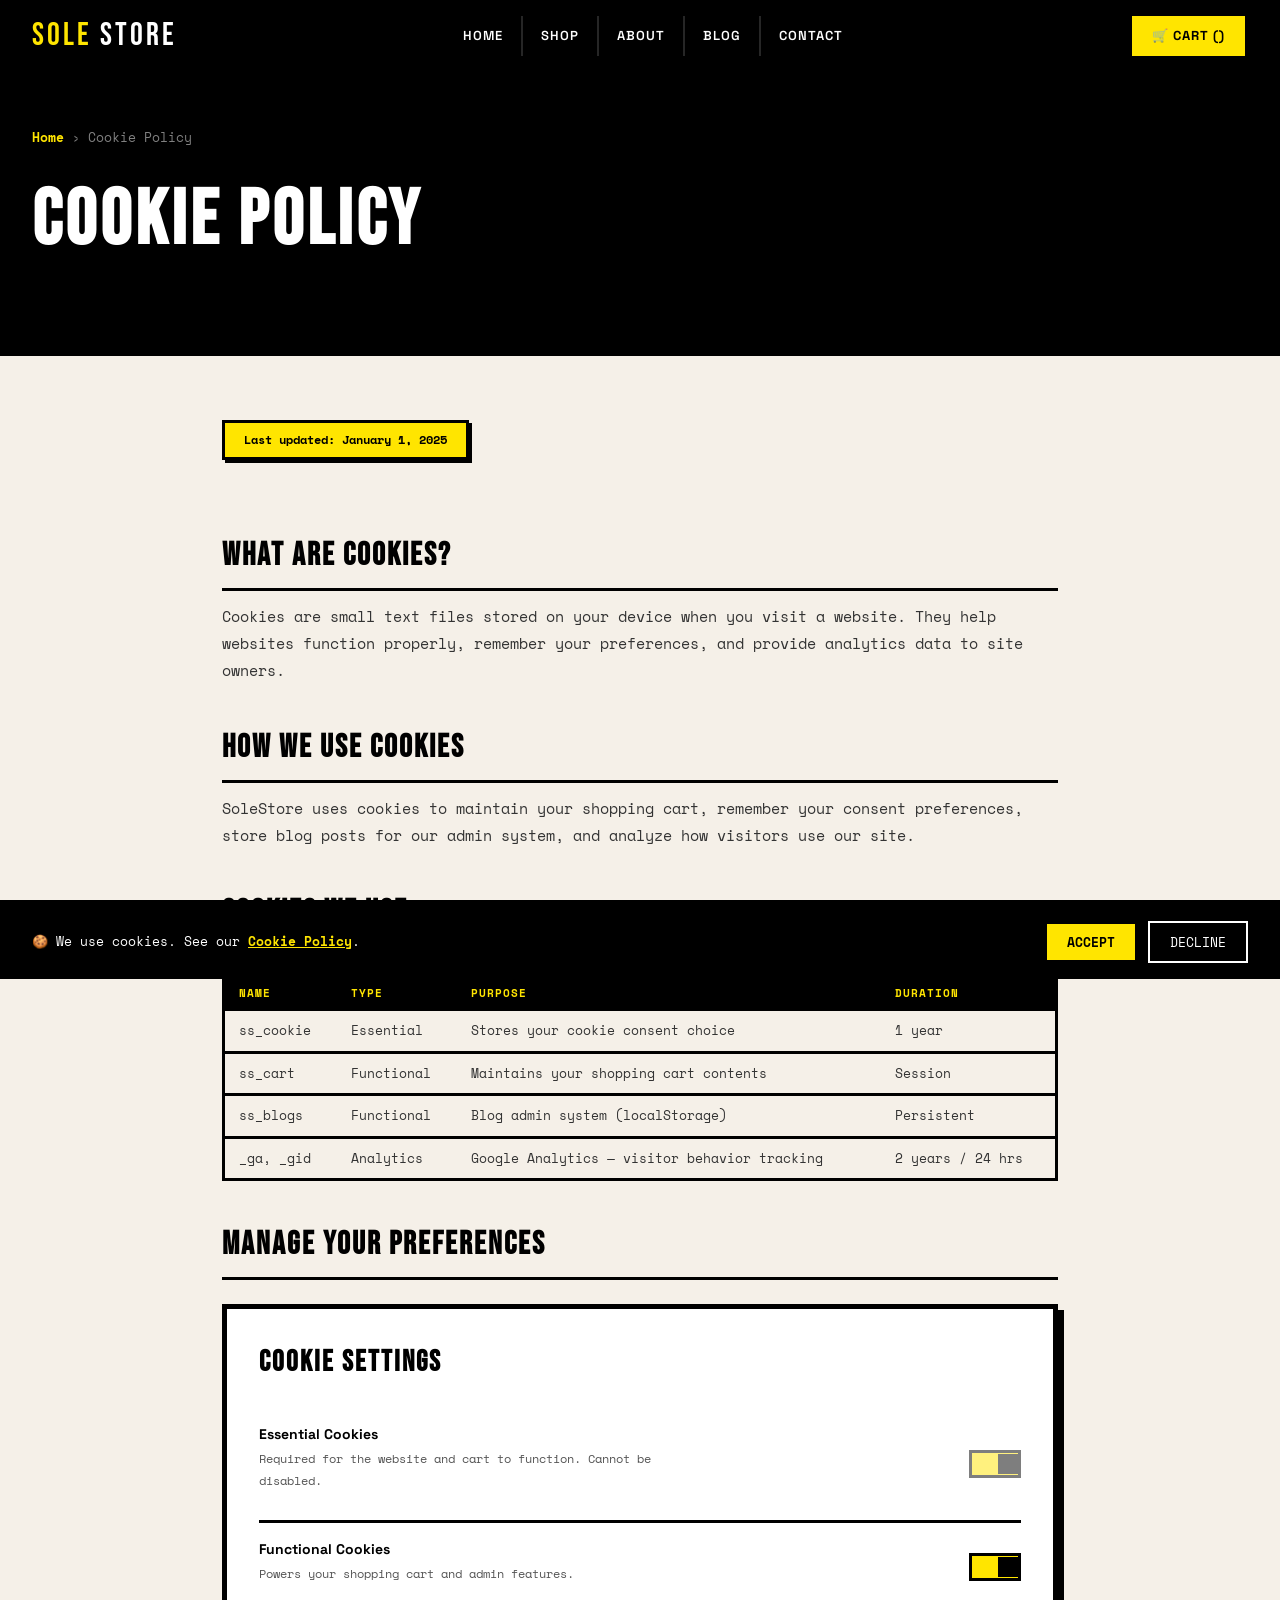
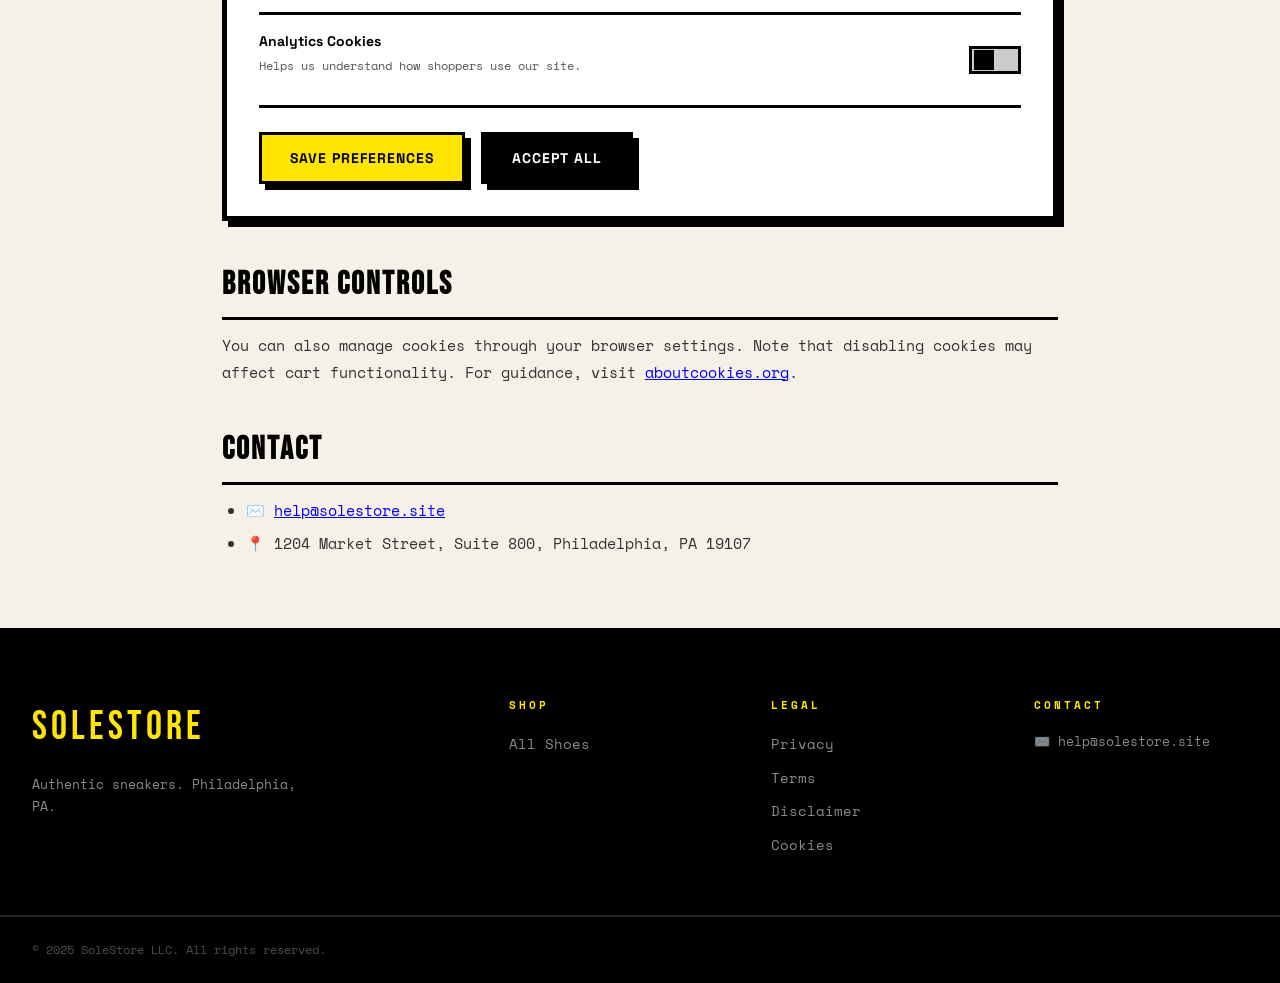
<file: cookie-consent.html>
<!DOCTYPE html>
<html lang="en">
<head><meta charset="UTF-8"><meta name="viewport" content="width=device-width, initial-scale=1.0"><title>Cookie Policy – SoleStore</title><link rel="stylesheet" href="css/style.css">
<style>
.ck-table { width:100%; border-collapse:collapse; margin:1.5rem 0; border:var(--border); }
.ck-table th { background:var(--black); color:var(--yellow); padding:10px 14px; text-align:left; font-family:'Space Mono',monospace; font-size:11px; font-weight:700; text-transform:uppercase; letter-spacing:1px; }
.ck-table td { padding:10px 14px; border-bottom:var(--border); font-family:'Space Mono',monospace; font-size:13px; color:#333; }
.ck-table tr:last-child td { border-bottom:none; }
.pref-box { background:var(--white); border:var(--border-thick); padding:2rem; margin:1.5rem 0; box-shadow:var(--shadow); }
.pref-box h3 { font-family:'Bebas Neue',sans-serif; font-size:1.8rem; letter-spacing:2px; margin-bottom:1.5rem; }
.tog-row { display:flex; justify-content:space-between; align-items:center; padding:1rem 0; border-bottom:var(--border); gap:1rem; }
.tog-row:last-of-type { border-bottom:none; }
.ti strong { font-size:14px; font-weight:700; display:block; margin-bottom:3px; }
.ti p { font-family:'Space Mono',monospace; font-size:12px; color:#555; max-width:400px; }
.tog { position:relative; width:52px; height:28px; flex-shrink:0; }
.tog input { display:none; }
.tog-s { position:absolute; inset:0; background:#ccc; border:var(--border); cursor:pointer; transition:0.25s; }
.tog input:checked + .tog-s { background:var(--yellow); }
.tog-s::before { content:''; position:absolute; width:20px; height:20px; left:2px; top:50%; transform:translateY(-50%); background:var(--black); transition:0.25s; }
.tog input:checked + .tog-s::before { transform:translateY(-50%) translateX(24px); }
.tog input:disabled + .tog-s { opacity:0.5; cursor:not-allowed; }
.saved-msg { display:none; background:var(--lime); border:var(--border); padding:0.75rem 1rem; font-family:'Space Mono',monospace; font-weight:700; font-size:13px; margin-top:1rem; }
</style>
</head>
<body>
<div id="cookie-banner"><p>🍪 We use cookies. See our <a href="cookie-consent.html">Cookie Policy</a>.</p><div class="ck-btns"><button class="ck-accept" onclick="acceptCookies()">ACCEPT</button><button class="ck-decline" onclick="declineCookies()">DECLINE</button></div></div>
<nav><div class="nav-inner"><a href="index.html" class="nav-logo">SOLE<span>STORE</span></a><ul class="nav-links"><li><a href="index.html">Home</a></li><li><a href="shop.html">Shop</a></li><li><a href="about.html">About</a></li><li><a href="blog.html">Blog</a></li><li><a href="contact.html">Contact</a></li></ul><a href="cart.html" class="nav-cart">🛒 CART (<span class="cart-badge" style="display:none">0</span>)</a><button class="hamburger"><span></span><span></span><span></span></button></div></nav>
<div class="page-hero"><div class="page-hero-inner"><div class="breadcrumb"><a href="index.html">Home</a> › Cookie Policy</div><h1>COOKIE POLICY</h1></div></div>
<div class="legal-body">
  <span class="legal-date">Last updated: January 1, 2025</span>
  <h2>WHAT ARE COOKIES?</h2>
  <p>Cookies are small text files stored on your device when you visit a website. They help websites function properly, remember your preferences, and provide analytics data to site owners.</p>
  <h2>HOW WE USE COOKIES</h2>
  <p>SoleStore uses cookies to maintain your shopping cart, remember your consent preferences, store blog posts for our admin system, and analyze how visitors use our site.</p>
  <h2>COOKIES WE USE</h2>
  <table class="ck-table">
    <tr><th>Name</th><th>Type</th><th>Purpose</th><th>Duration</th></tr>
    <tr><td>ss_cookie</td><td>Essential</td><td>Stores your cookie consent choice</td><td>1 year</td></tr>
    <tr><td>ss_cart</td><td>Functional</td><td>Maintains your shopping cart contents</td><td>Session</td></tr>
    <tr><td>ss_blogs</td><td>Functional</td><td>Blog admin system (localStorage)</td><td>Persistent</td></tr>
    <tr><td>_ga, _gid</td><td>Analytics</td><td>Google Analytics — visitor behavior tracking</td><td>2 years / 24 hrs</td></tr>
  </table>
  <h2>MANAGE YOUR PREFERENCES</h2>
  <div class="pref-box">
    <h3>COOKIE SETTINGS</h3>
    <div class="tog-row"><div class="ti"><strong>Essential Cookies</strong><p>Required for the website and cart to function. Cannot be disabled.</p></div><label class="tog"><input type="checkbox" checked disabled><span class="tog-s"></span></label></div>
    <div class="tog-row"><div class="ti"><strong>Functional Cookies</strong><p>Powers your shopping cart and admin features.</p></div><label class="tog"><input type="checkbox" id="func" checked><span class="tog-s"></span></label></div>
    <div class="tog-row"><div class="ti"><strong>Analytics Cookies</strong><p>Helps us understand how shoppers use our site.</p></div><label class="tog"><input type="checkbox" id="analy"><span class="tog-s"></span></label></div>
    <div style="display:flex;gap:1rem;flex-wrap:wrap;margin-top:1.5rem">
      <button class="btn btn-yellow" onclick="savePrefs()">SAVE PREFERENCES</button>
      <button class="btn btn-black" onclick="acceptAllPrefs()">ACCEPT ALL</button>
    </div>
    <div class="saved-msg" id="saved-msg">✓ PREFERENCES SAVED.</div>
  </div>
  <h2>BROWSER CONTROLS</h2>
  <p>You can also manage cookies through your browser settings. Note that disabling cookies may affect cart functionality. For guidance, visit <a href="https://www.aboutcookies.org" target="_blank">aboutcookies.org</a>.</p>
  <h2>CONTACT</h2>
  <ul><li>✉️ <a href="mailto:help@solestore.site">help@solestore.site</a></li><li>📍 1204 Market Street, Suite 800, Philadelphia, PA 19107</li></ul>
</div>
<footer><div class="footer-top"><div class="footer-brand"><a href="../index.html" class="footer-logo">SOLESTORE</a><p>Authentic sneakers. Philadelphia, PA.</p></div><div class="footer-col"><h4>Shop</h4><ul><li><a href="../shop.html">All Shoes</a></li></ul></div><div class="footer-col"><h4>Legal</h4><ul><li><a href="privacy-policy.html">Privacy</a></li><li><a href="terms.html">Terms</a></li><li><a href="disclaimer.html">Disclaimer</a></li><li><a href="cookie-consent.html">Cookies</a></li></ul></div><div class="footer-col"><h4>Contact</h4><p>✉️ help@solestore.site</p></div></div><div class="footer-bottom"><p>© 2025 SoleStore LLC. All rights reserved.</p></div></footer>
<script src="../js/main.js"></script>
<script>
function savePrefs() {
  localStorage.setItem('ss_cookie','custom');
  localStorage.setItem('ss_analytics', document.getElementById('analy').checked ? 'yes' : 'no');
  const s = document.getElementById('saved-msg'); s.style.display='block';
  setTimeout(()=>s.style.display='none',3000);
}
function acceptAllPrefs() {
  document.getElementById('func').checked=true;
  document.getElementById('analy').checked=true;
  acceptCookies();
  const s = document.getElementById('saved-msg'); s.style.display='block';
  setTimeout(()=>s.style.display='none',3000);
}
</script>
</body></html>
</file>
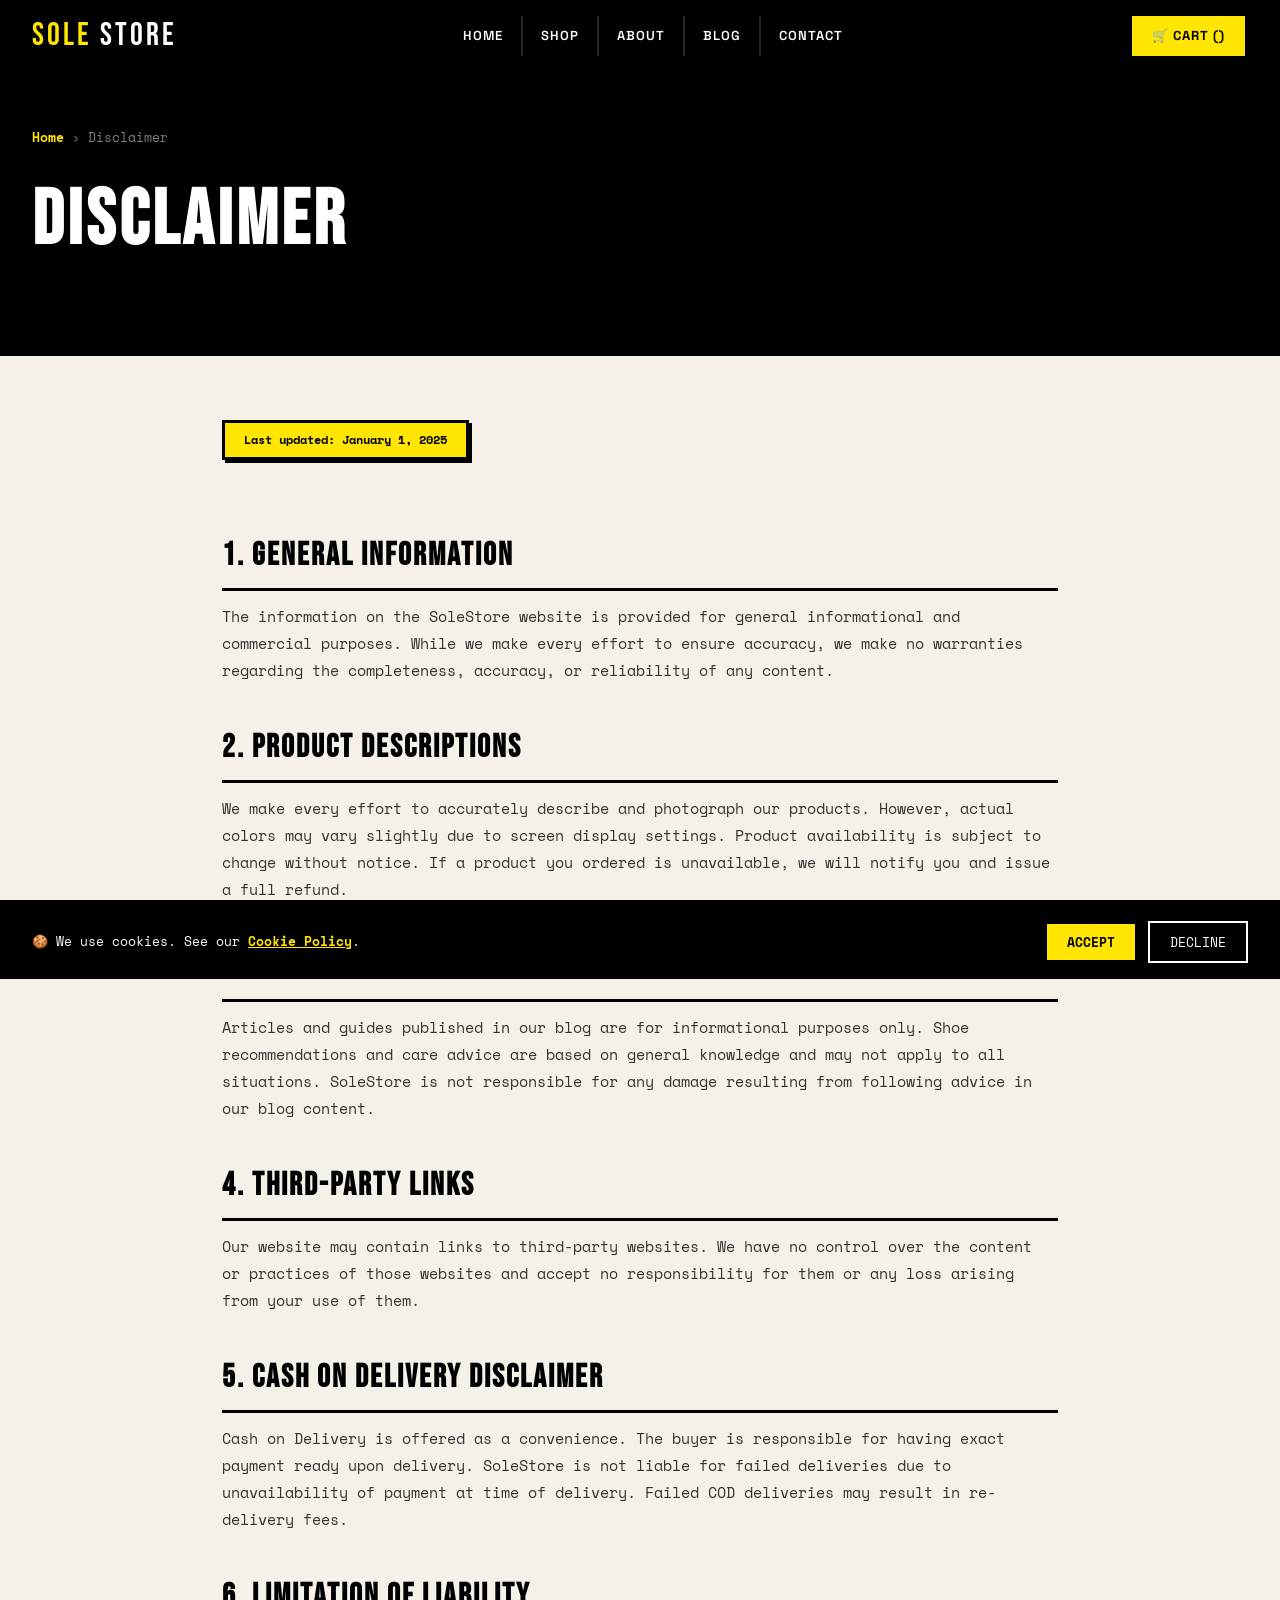
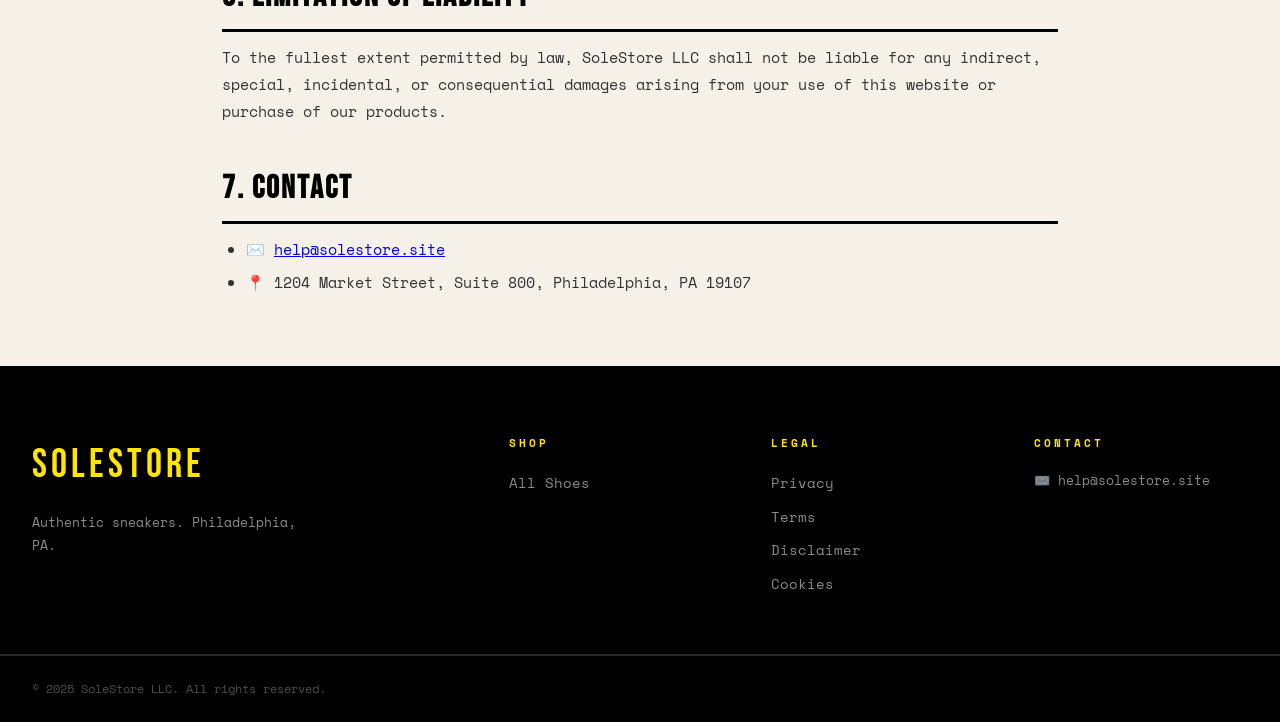
<file: disclaimer.html>
<!DOCTYPE html>
<html lang="en">
<head><meta charset="UTF-8"><meta name="viewport" content="width=device-width, initial-scale=1.0"><title>Disclaimer – SoleStore</title><link rel="stylesheet" href="css/style.css"></head>
<body>
<div id="cookie-banner"><p>🍪 We use cookies. See our <a href="cookie-consent.html">Cookie Policy</a>.</p><div class="ck-btns"><button class="ck-accept" onclick="acceptCookies()">ACCEPT</button><button class="ck-decline" onclick="declineCookies()">DECLINE</button></div></div>
<nav><div class="nav-inner"><a href="index.html" class="nav-logo">SOLE<span>STORE</span></a><ul class="nav-links"><li><a href="index.html">Home</a></li><li><a href="shop.html">Shop</a></li><li><a href="about.html">About</a></li><li><a href="blog.html">Blog</a></li><li><a href="contact.html">Contact</a></li></ul><a href="cart.html" class="nav-cart">🛒 CART (<span class="cart-badge" style="display:none">0</span>)</a><button class="hamburger"><span></span><span></span><span></span></button></div></nav>
<div class="page-hero"><div class="page-hero-inner"><div class="breadcrumb"><a href="index.html">Home</a> › Disclaimer</div><h1>DISCLAIMER</h1></div></div>
<div class="legal-body">
  <span class="legal-date">Last updated: January 1, 2025</span>
  <h2>1. GENERAL INFORMATION</h2>
  <p>The information on the SoleStore website is provided for general informational and commercial purposes. While we make every effort to ensure accuracy, we make no warranties regarding the completeness, accuracy, or reliability of any content.</p>
  <h2>2. PRODUCT DESCRIPTIONS</h2>
  <p>We make every effort to accurately describe and photograph our products. However, actual colors may vary slightly due to screen display settings. Product availability is subject to change without notice. If a product you ordered is unavailable, we will notify you and issue a full refund.</p>
  <h2>3. BLOG & EDITORIAL CONTENT</h2>
  <p>Articles and guides published in our blog are for informational purposes only. Shoe recommendations and care advice are based on general knowledge and may not apply to all situations. SoleStore is not responsible for any damage resulting from following advice in our blog content.</p>
  <h2>4. THIRD-PARTY LINKS</h2>
  <p>Our website may contain links to third-party websites. We have no control over the content or practices of those websites and accept no responsibility for them or any loss arising from your use of them.</p>
  <h2>5. CASH ON DELIVERY DISCLAIMER</h2>
  <p>Cash on Delivery is offered as a convenience. The buyer is responsible for having exact payment ready upon delivery. SoleStore is not liable for failed deliveries due to unavailability of payment at time of delivery. Failed COD deliveries may result in re-delivery fees.</p>
  <h2>6. LIMITATION OF LIABILITY</h2>
  <p>To the fullest extent permitted by law, SoleStore LLC shall not be liable for any indirect, special, incidental, or consequential damages arising from your use of this website or purchase of our products.</p>
  <h2>7. CONTACT</h2>
  <ul><li>✉️ <a href="mailto:help@solestore.site">help@solestore.site</a></li><li>📍 1204 Market Street, Suite 800, Philadelphia, PA 19107</li></ul>
</div>
<footer><div class="footer-top"><div class="footer-brand"><a href="index.html" class="footer-logo">SOLESTORE</a><p>Authentic sneakers. Philadelphia, PA.</p></div><div class="footer-col"><h4>Shop</h4><ul><li><a href="shop.html">All Shoes</a></li></ul></div><div class="footer-col"><h4>Legal</h4><ul><li><a href="privacy-policy.html">Privacy</a></li><li><a href="terms.html">Terms</a></li><li><a href="disclaimer.html">Disclaimer</a></li><li><a href="cookie-consent.html">Cookies</a></li></ul></div><div class="footer-col"><h4>Contact</h4><p>✉️ help@solestore.site</p></div></div><div class="footer-bottom"><p>© 2025 SoleStore LLC. All rights reserved.</p></div></footer>
<script src="js/main.js"></script>
</body></html>
</file>
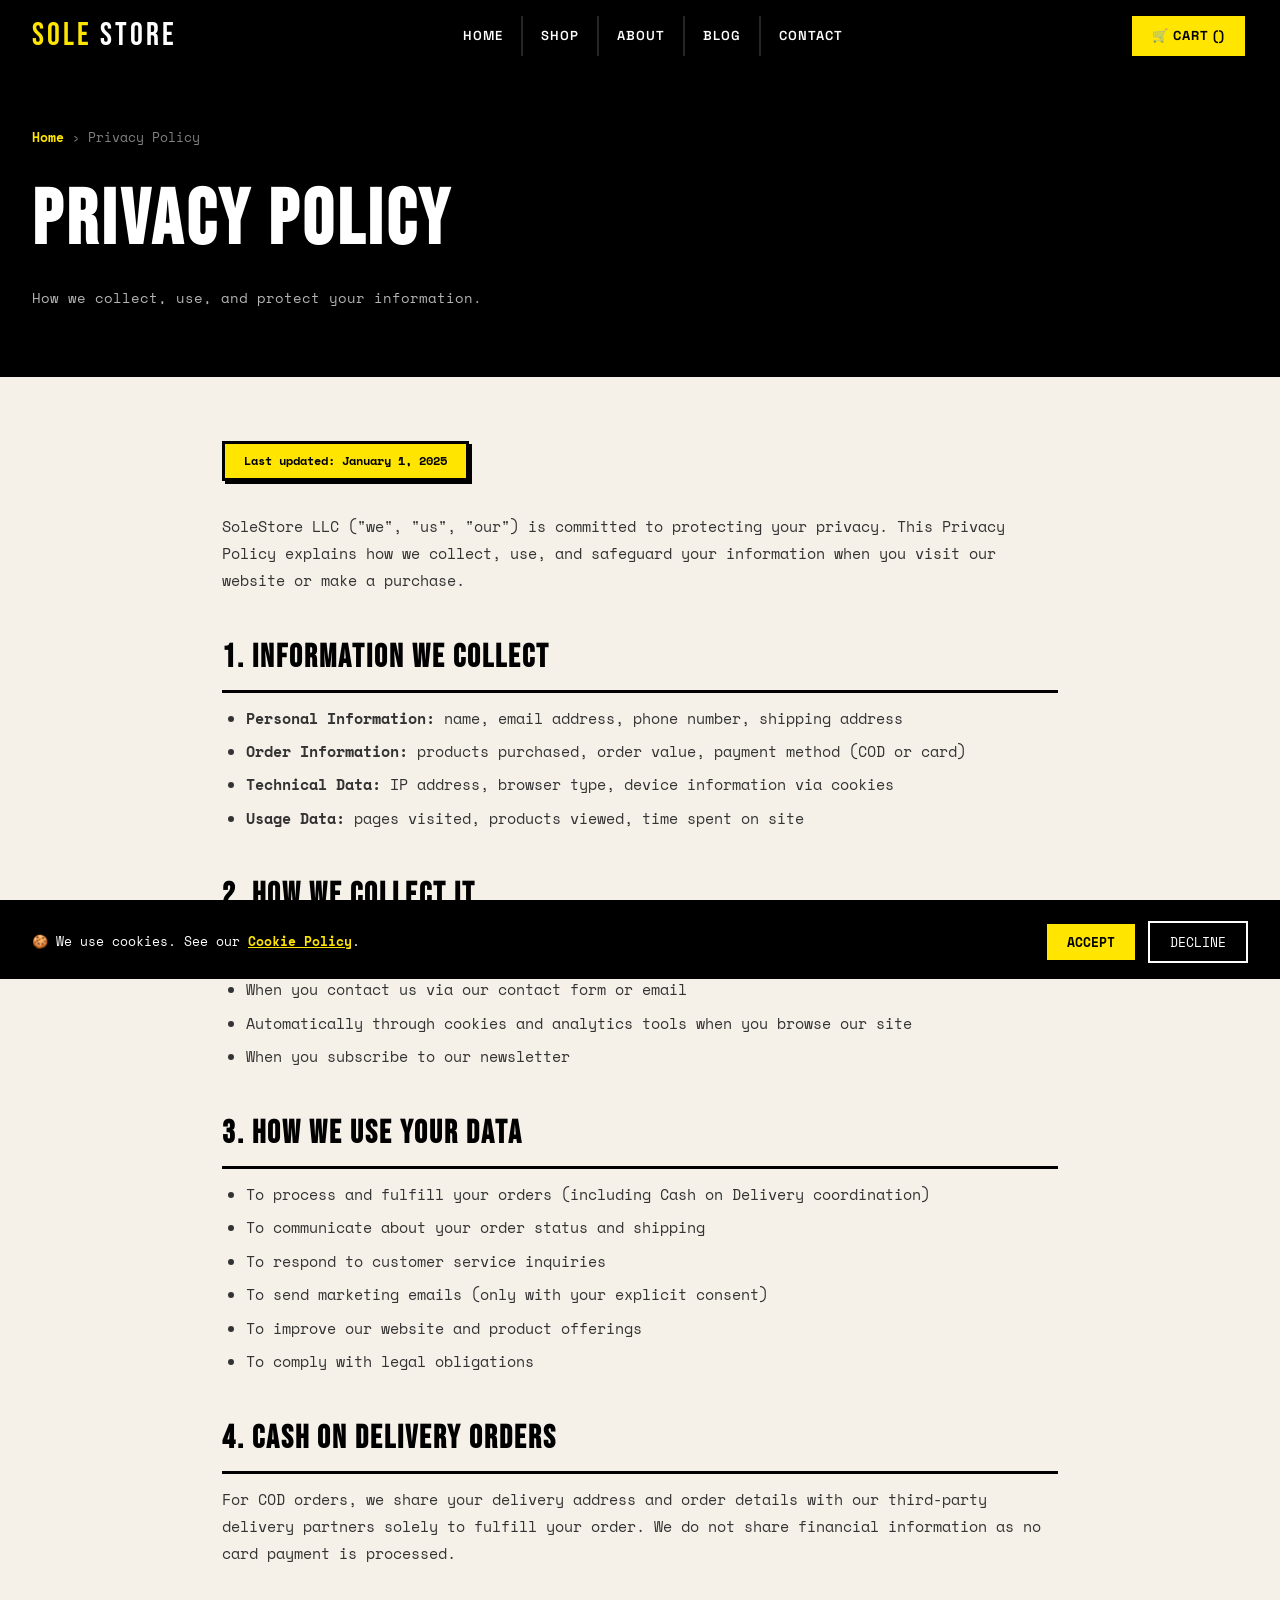
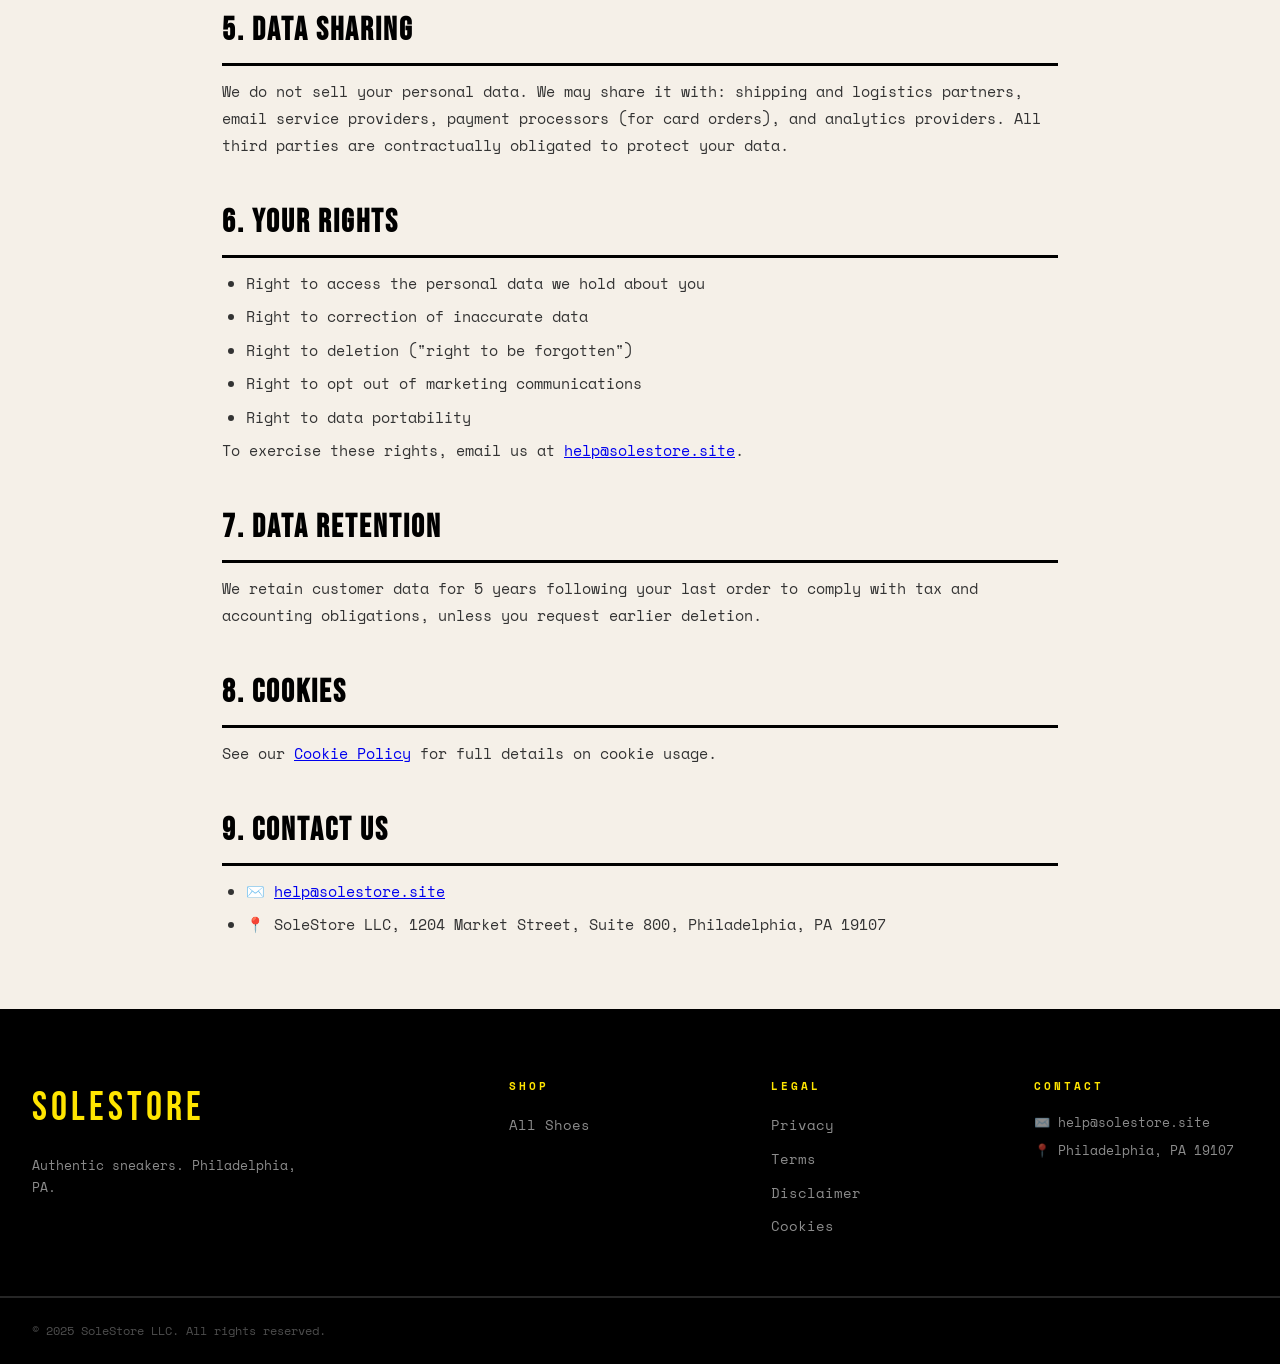
<file: privacy-policy.html>
<!-- PRIVACY POLICY -->
<!DOCTYPE html>
<html lang="en">
<head>
<meta charset="UTF-8"><meta name="viewport" content="width=device-width, initial-scale=1.0">
<title>Privacy Policy – SoleStore</title>
<link rel="stylesheet" href="css/style.css">
</head>
<body>
<div id="cookie-banner"><p>🍪 We use cookies. See our <a href="cookie-consent.html">Cookie Policy</a>.</p><div class="ck-btns"><button class="ck-accept" onclick="acceptCookies()">ACCEPT</button><button class="ck-decline" onclick="declineCookies()">DECLINE</button></div></div>
<nav><div class="nav-inner"><a href="index.html" class="nav-logo">SOLE<span>STORE</span></a><ul class="nav-links"><li><a href="index.html">Home</a></li><li><a href="shop.html">Shop</a></li><li><a href="about.html">About</a></li><li><a href="blog.html">Blog</a></li><li><a href="contact.html">Contact</a></li></ul><a href="cart.html" class="nav-cart">🛒 CART (<span class="cart-badge" style="display:none">0</span>)</a><button class="hamburger"><span></span><span></span><span></span></button></div></nav>
<div class="page-hero"><div class="page-hero-inner"><div class="breadcrumb"><a href="index.html">Home</a> › Privacy Policy</div><h1>PRIVACY POLICY</h1><p>How we collect, use, and protect your information.</p></div></div>
<div class="legal-body">
  <span class="legal-date">Last updated: January 1, 2025</span>
  <p>SoleStore LLC ("we", "us", "our") is committed to protecting your privacy. This Privacy Policy explains how we collect, use, and safeguard your information when you visit our website or make a purchase.</p>
  <h2>1. INFORMATION WE COLLECT</h2>
  <ul><li><strong>Personal Information:</strong> name, email address, phone number, shipping address</li><li><strong>Order Information:</strong> products purchased, order value, payment method (COD or card)</li><li><strong>Technical Data:</strong> IP address, browser type, device information via cookies</li><li><strong>Usage Data:</strong> pages visited, products viewed, time spent on site</li></ul>
  <h2>2. HOW WE COLLECT IT</h2>
  <ul><li>When you place an order or create an account</li><li>When you contact us via our contact form or email</li><li>Automatically through cookies and analytics tools when you browse our site</li><li>When you subscribe to our newsletter</li></ul>
  <h2>3. HOW WE USE YOUR DATA</h2>
  <ul><li>To process and fulfill your orders (including Cash on Delivery coordination)</li><li>To communicate about your order status and shipping</li><li>To respond to customer service inquiries</li><li>To send marketing emails (only with your explicit consent)</li><li>To improve our website and product offerings</li><li>To comply with legal obligations</li></ul>
  <h2>4. CASH ON DELIVERY ORDERS</h2>
  <p>For COD orders, we share your delivery address and order details with our third-party delivery partners solely to fulfill your order. We do not share financial information as no card payment is processed.</p>
  <h2>5. DATA SHARING</h2>
  <p>We do not sell your personal data. We may share it with: shipping and logistics partners, email service providers, payment processors (for card orders), and analytics providers. All third parties are contractually obligated to protect your data.</p>
  <h2>6. YOUR RIGHTS</h2>
  <ul><li>Right to access the personal data we hold about you</li><li>Right to correction of inaccurate data</li><li>Right to deletion ("right to be forgotten")</li><li>Right to opt out of marketing communications</li><li>Right to data portability</li></ul>
  <p>To exercise these rights, email us at <a href="mailto:help@solestore.site">help@solestore.site</a>.</p>
  <h2>7. DATA RETENTION</h2>
  <p>We retain customer data for 5 years following your last order to comply with tax and accounting obligations, unless you request earlier deletion.</p>
  <h2>8. COOKIES</h2>
  <p>See our <a href="cookie-consent.html">Cookie Policy</a> for full details on cookie usage.</p>
  <h2>9. CONTACT US</h2>
  <ul><li>✉️ <a href="mailto:help@solestore.site">help@solestore.site</a></li><li>📍 SoleStore LLC, 1204 Market Street, Suite 800, Philadelphia, PA 19107</li></ul>
</div>
<footer><div class="footer-top"><div class="footer-brand"><a href="index.html" class="footer-logo">SOLESTORE</a><p>Authentic sneakers. Philadelphia, PA.</p></div><div class="footer-col"><h4>Shop</h4><ul><li><a href="shop.html">All Shoes</a></li></ul></div><div class="footer-col"><h4>Legal</h4><ul><li><a href="privacy-policy.html">Privacy</a></li><li><a href="terms.html">Terms</a></li><li><a href="disclaimer.html">Disclaimer</a></li><li><a href="cookie-consent.html">Cookies</a></li></ul></div><div class="footer-col"><h4>Contact</h4><p>✉️ help@solestore.site</p><p>📍 Philadelphia, PA 19107</p></div></div><div class="footer-bottom"><p>© 2025 SoleStore LLC. All rights reserved.</p></div></footer>
<script src="js/main.js"></script>
</body></html>
</file>
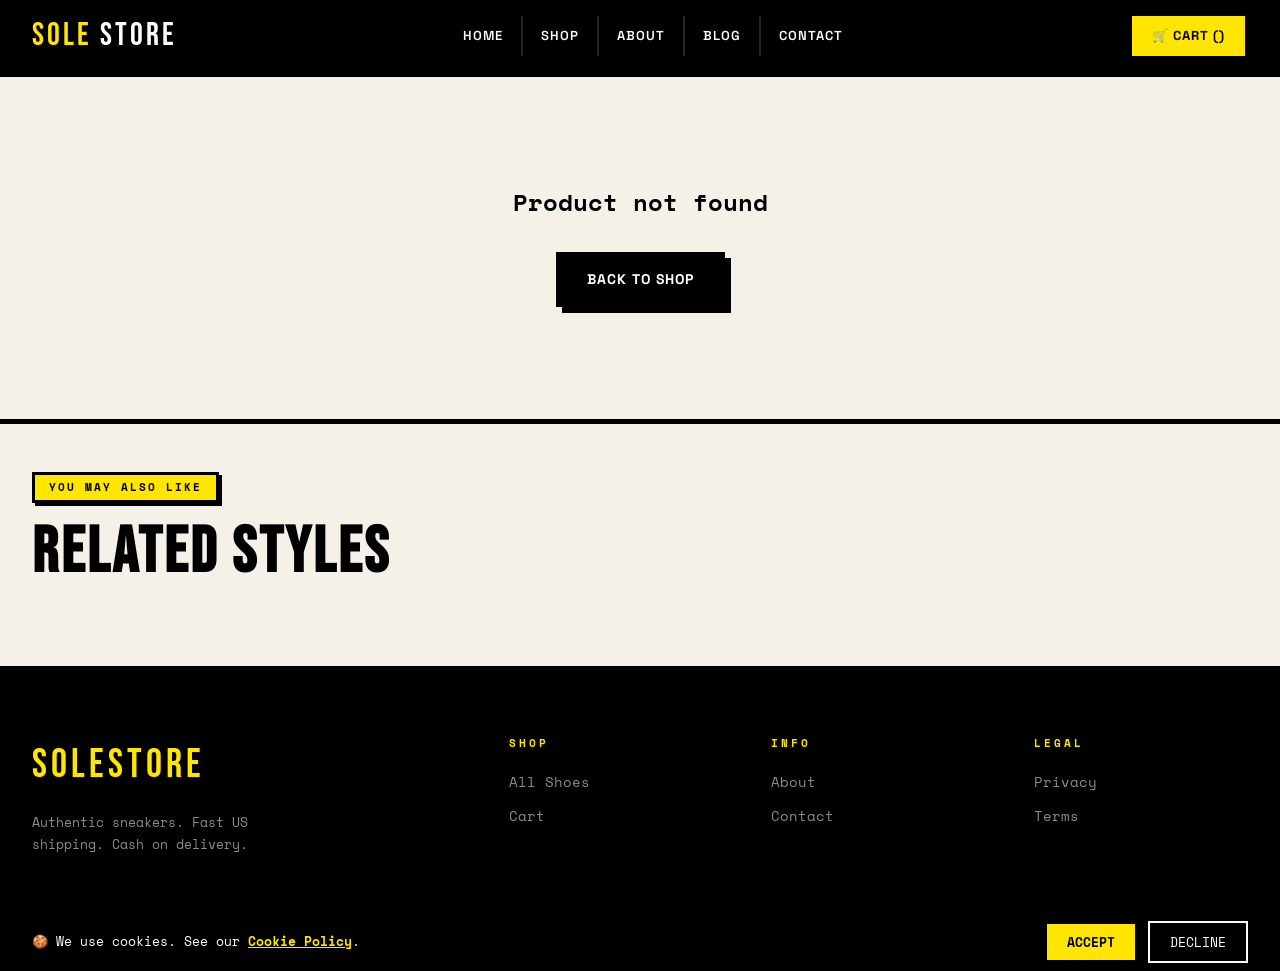
<file: product.html>
<!DOCTYPE html>
<html lang="en">
<head>
<meta charset="UTF-8"><meta name="viewport" content="width=device-width, initial-scale=1.0">
<title id="page-title">Product – SoleStore</title>
<link rel="stylesheet" href="css/style.css">
<style>
.product-layout { display: grid; grid-template-columns: 1fr 1fr; gap: 0; border: var(--border-thick); background: var(--white); }
.product-images { border-right: var(--border-thick); }
.main-img { height: 500px; overflow: hidden; border-bottom: var(--border); background: var(--bg); position: relative; }
.main-img img { width: 100%; height: 100%; object-fit: cover; }
.img-thumbs { display: flex; gap: 0; border-top: none; }
.img-thumb { width: 33.33%; height: 120px; overflow: hidden; border-right: var(--border); cursor: pointer; opacity: 0.6; transition: opacity 0.2s; background: var(--bg); }
.img-thumb:last-child { border-right: none; }
.img-thumb.active, .img-thumb:hover { opacity: 1; }
.img-thumb img { width: 100%; height: 100%; object-fit: cover; }
.product-info { padding: 2.5rem; }
.product-brand-tag { display: inline-block; background: var(--black); color: var(--yellow); font-family: 'Space Mono', monospace; font-size: 11px; font-weight: 700; padding: 4px 12px; letter-spacing: 2px; text-transform: uppercase; margin-bottom: 0.75rem; }
.product-info h1 { font-family: 'Bebas Neue', sans-serif; font-size: 2.8rem; letter-spacing: 3px; color: var(--black); margin-bottom: 0.5rem; line-height: 1.05; }
.product-stars { display: flex; align-items: center; gap: 8px; margin-bottom: 1.5rem; }
.stars { color: var(--yellow); font-size: 1rem; letter-spacing: 2px; -webkit-text-stroke: 1px var(--black); }
.review-count { font-family: 'Space Mono', monospace; font-size: 12px; color: #666; }
.product-price-block { background: var(--yellow); border: var(--border); padding: 1.25rem; margin-bottom: 1.5rem; display: flex; align-items: center; gap: 1rem; box-shadow: var(--shadow-sm); }
.product-price-main { font-family: 'Bebas Neue', sans-serif; font-size: 2.5rem; letter-spacing: 2px; }
.product-price-old { font-size: 16px; color: #666; text-decoration: line-through; font-family: 'Space Mono', monospace; }
.product-price-save { background: var(--red); color: var(--white); font-family: 'Space Mono', monospace; font-size: 12px; font-weight: 700; padding: 4px 10px; }
.product-desc { font-family: 'Space Mono', monospace; font-size: 13px; line-height: 1.75; color: #333; margin-bottom: 1.5rem; padding-bottom: 1.5rem; border-bottom: var(--border); }
.size-section { margin-bottom: 1.5rem; }
.size-section label { font-family: 'Space Mono', monospace; font-size: 11px; font-weight: 700; letter-spacing: 2px; text-transform: uppercase; display: block; margin-bottom: 0.75rem; }
.size-grid { display: flex; flex-wrap: wrap; gap: 8px; }
.size-btn { width: 52px; height: 44px; border: var(--border); background: var(--white); font-family: 'Space Mono', monospace; font-size: 13px; font-weight: 700; cursor: pointer; transition: all 0.1s; box-shadow: var(--shadow-sm); }
.size-btn:hover { background: var(--yellow); }
.size-btn.selected { background: var(--black); color: var(--white); box-shadow: 4px 4px 0 var(--yellow); }
.qty-row { display: flex; align-items: center; gap: 1rem; margin-bottom: 1.5rem; }
.qty-label { font-family: 'Space Mono', monospace; font-size: 11px; font-weight: 700; letter-spacing: 2px; text-transform: uppercase; }
.qty-control { display: flex; border: var(--border); box-shadow: var(--shadow-sm); }
.qty-btn { width: 44px; height: 44px; background: var(--black); color: var(--white); border: none; font-size: 1.2rem; cursor: pointer; font-family: 'Space Mono', monospace; font-weight: 700; }
.qty-input { width: 56px; height: 44px; border: none; border-left: var(--border); border-right: var(--border); text-align: center; font-family: 'Space Mono', monospace; font-size: 16px; font-weight: 700; background: var(--white); }
.action-btns { display: flex; flex-direction: column; gap: 12px; margin-bottom: 1.5rem; }
.cod-badge { background: var(--lime); border: var(--border); padding: 0.75rem 1rem; display: flex; align-items: center; gap: 10px; font-family: 'Space Mono', monospace; font-size: 12px; font-weight: 700; box-shadow: var(--shadow-sm); }
.product-specs { margin-top: 1.5rem; border-top: var(--border-thick); padding-top: 1.5rem; }
.spec-row { display: flex; justify-content: space-between; padding: 8px 0; border-bottom: 1px solid #eee; font-family: 'Space Mono', monospace; font-size: 12px; }
.spec-row .spec-key { font-weight: 700; text-transform: uppercase; letter-spacing: 1px; }
.spec-row .spec-val { color: #444; }
.related-section { padding: 3rem 2rem; background: var(--bg); border-top: var(--border-thick); }
@media(max-width:768px) { .product-layout{grid-template-columns:1fr;} .product-images{border-right:none;border-bottom:var(--border-thick);} .main-img{height:360px;} }
</style>
</head>
<body>
<div id="cookie-banner"><p>🍪 We use cookies. See our <a href="cookie-consent.html">Cookie Policy</a>.</p><div class="ck-btns"><button class="ck-accept" onclick="acceptCookies()">ACCEPT</button><button class="ck-decline" onclick="declineCookies()">DECLINE</button></div></div>
<nav><div class="nav-inner"><a href="index.html" class="nav-logo">SOLE<span>STORE</span></a><ul class="nav-links"><li><a href="index.html">Home</a></li><li><a href="shop.html">Shop</a></li><li><a href="about.html">About</a></li><li><a href="blog.html">Blog</a></li><li><a href="contact.html">Contact</a></li></ul><a href="cart.html" class="nav-cart">🛒 CART (<span class="cart-badge" style="display:none">0</span>)</a><button class="hamburger"><span></span><span></span><span></span></button></div></nav>

<div style="padding-top:72px;"></div>
<div id="product-body" style="padding:2rem;max-width:1400px;margin:0 auto;"></div>

<div class="related-section">
  <div style="max-width:1400px;margin:0 auto;">
    <span class="section-label">YOU MAY ALSO LIKE</span>
    <h2 class="section-title" style="margin-bottom:2rem">RELATED STYLES</h2>
    <div class="products-grid" id="related-grid"></div>
  </div>
</div>

<footer>
  <div class="footer-top">
    <div class="footer-brand"><a href="index.html" class="footer-logo">SOLESTORE</a><p>Authentic sneakers. Fast US shipping. Cash on delivery.</p></div>
    <div class="footer-col"><h4>Shop</h4><ul><li><a href="shop.html">All Shoes</a></li><li><a href="cart.html">Cart</a></li></ul></div>
    <div class="footer-col"><h4>Info</h4><ul><li><a href="about.html">About</a></li><li><a href="contact.html">Contact</a></li></ul></div>
    <div class="footer-col"><h4>Legal</h4><ul><li><a href="privacy-policy.html">Privacy</a></li><li><a href="terms.html">Terms</a></li></ul></div>
  </div>
  <div class="footer-bottom"><p>© 2025 SoleStore LLC. 1204 Market Street, Philadelphia, PA 19107</p></div>
</footer>

<div class="modal-overlay" id="contact-modal">
  <div class="modal"><button class="modal-close" onclick="closeModal()">✕</button><h3>QUICK ENQUIRY</h3><p class="sub">Have a question about this product?</p>
  <form id="qf"><div class="form-group"><label>Name *</label><input type="text" required></div><div class="form-group"><label>Email *</label><input type="email" required></div><div class="form-group"><label>Question</label><textarea></textarea></div>
  <div class="consent-box"><input type="checkbox" id="qc" name="consent" required><label for="qc">I agree to the <a href="privacy-policy.html" target="_blank">Privacy Policy</a> and <a href="terms.html" target="_blank">Terms</a>. *</label></div>
  <button type="submit" class="btn btn-yellow btn-full">SEND QUESTION →</button></form>
  <div class="success-msg" id="qs">✓ MESSAGE SENT! We'll reply within 24 hours.</div></div>
</div>

<script src="js/main.js"></script>
<script>
handleFormSubmit('qf','qs');
let selectedSize = null;
let qty = 1;

function loadProduct() {
  const id = parseInt(new URLSearchParams(window.location.search).get('id'));
  const p = PRODUCTS.find(x => x.id === id);
  if (!p) { document.getElementById('product-body').innerHTML = '<div style="text-align:center;padding:5rem;font-family:Space Mono,monospace"><h2>Product not found</h2><a href="shop.html" class="btn btn-black" style="margin-top:2rem;display:inline-flex">BACK TO SHOP</a></div>'; return; }
  document.getElementById('page-title').textContent = p.name + ' – SoleStore';

  const oldPriceHTML = p.oldPrice ? `<span class="product-price-old">$${p.oldPrice.toFixed(2)}</span><span class="product-price-save">SAVE $${(p.oldPrice-p.price).toFixed(2)}</span>` : '';
  const sizeBtns = p.sizes.map(s => `<button class="size-btn" onclick="selectSize(${s},this)">${s}</button>`).join('');
  const specs = [['Brand', p.brand],['Category', p.category.charAt(0).toUpperCase()+p.category.slice(1)],['Available Sizes', p.sizes[0]+' – '+p.sizes[p.sizes.length-1]],['Condition','Brand New'],['Availability','In Stock']];

  document.getElementById('product-body').innerHTML = `
    <div style="margin-bottom:1rem;font-family:'Space Mono',monospace;font-size:12px;color:#666">
      <a href="index.html" style="color:var(--black);font-weight:700">HOME</a> › <a href="shop.html" style="color:var(--black);font-weight:700">SHOP</a> › ${p.name.toUpperCase()}
    </div>
    <div class="product-layout">
      <div class="product-images">
        <div class="main-img"><img id="main-img" src="${p.images[0]}" alt="${p.name}"></div>
        <div class="img-thumbs">
          ${p.images.map((img,i) => `<div class="img-thumb ${i===0?'active':''}" onclick="switchImg('${img}',this)"><img src="${img}" alt="${p.name}"></div>`).join('')}
        </div>
      </div>
      <div class="product-info">
        <span class="product-brand-tag">${p.brand}</span>
        ${p.badge ? `<div style="display:inline-block;background:${p.badge==='sale'?'var(--red)':'var(--lime)'};color:${p.badge==='sale'?'var(--white)':'var(--black)'};border:2px solid var(--black);padding:3px 10px;font-family:'Space Mono',monospace;font-size:11px;font-weight:700;margin-left:8px;letter-spacing:1px">${p.badge.toUpperCase()}</div>` : ''}
        <h1>${p.name}</h1>
        <div class="product-stars"><span class="stars">★★★★★</span><span class="review-count" onclick="openModal()">(47 reviews) · Ask a question</span></div>
        <div class="product-price-block">
          <span class="product-price-main">$${p.price.toFixed(2)}</span>
          ${oldPriceHTML}
        </div>
        <p class="product-desc">${p.description}</p>
        <div class="size-section">
          <label>SELECT SIZE (US) — <span id="selected-size-label" style="color:var(--red)">None selected</span></label>
          <div class="size-grid">${sizeBtns}</div>
        </div>
        <div class="qty-row">
          <span class="qty-label">Qty:</span>
          <div class="qty-control">
            <button class="qty-btn" onclick="changeQty(-1)">−</button>
            <input class="qty-input" type="text" value="1" id="qty-input" readonly>
            <button class="qty-btn" onclick="changeQty(1)">+</button>
          </div>
        </div>
        <div class="action-btns">
          <button class="btn btn-yellow btn-full" onclick="handleAddToCart(${p.id})">🛒 ADD TO CART →</button>
          <a href="cart.html" class="btn btn-black btn-full" onclick="handleBuyNow(${p.id});return true;">⚡ BUY NOW</a>
        </div>
        <div class="cod-badge">💵 CASH ON DELIVERY AVAILABLE — Pay when your order arrives at your door.</div>
        <div class="product-specs">
          ${specs.map(([k,v]) => `<div class="spec-row"><span class="spec-key">${k}</span><span class="spec-val">${v}</span></div>`).join('')}
        </div>
      </div>
    </div>`;

  // Related products
  const related = PRODUCTS.filter(x => x.id !== id && (x.category === p.category || x.brand === p.brand)).slice(0,4);
  document.getElementById('related-grid').innerHTML = related.map(x => buildProductCard(x)).join('');
  initScrollReveal();
}

function switchImg(src, el) {
  document.getElementById('main-img').src = src;
  document.querySelectorAll('.img-thumb').forEach(t => t.classList.remove('active'));
  el.classList.add('active');
}
function selectSize(s, el) {
  selectedSize = s;
  document.querySelectorAll('.size-btn').forEach(b => b.classList.remove('selected'));
  el.classList.add('selected');
  document.getElementById('selected-size-label').textContent = 'Size ' + s;
}
function changeQty(d) {
  qty = Math.max(1, qty + d);
  document.getElementById('qty-input').value = qty;
}
function handleAddToCart(id) {
  if (!selectedSize) { alert('Please select a size first!'); return; }
  addToCart(id, selectedSize, qty);
}
function handleBuyNow(id) {
  if (!selectedSize) { alert('Please select a size first!'); return; }
  addToCart(id, selectedSize, qty);
}

loadProduct();
</script>
</body>
</html>
</file>
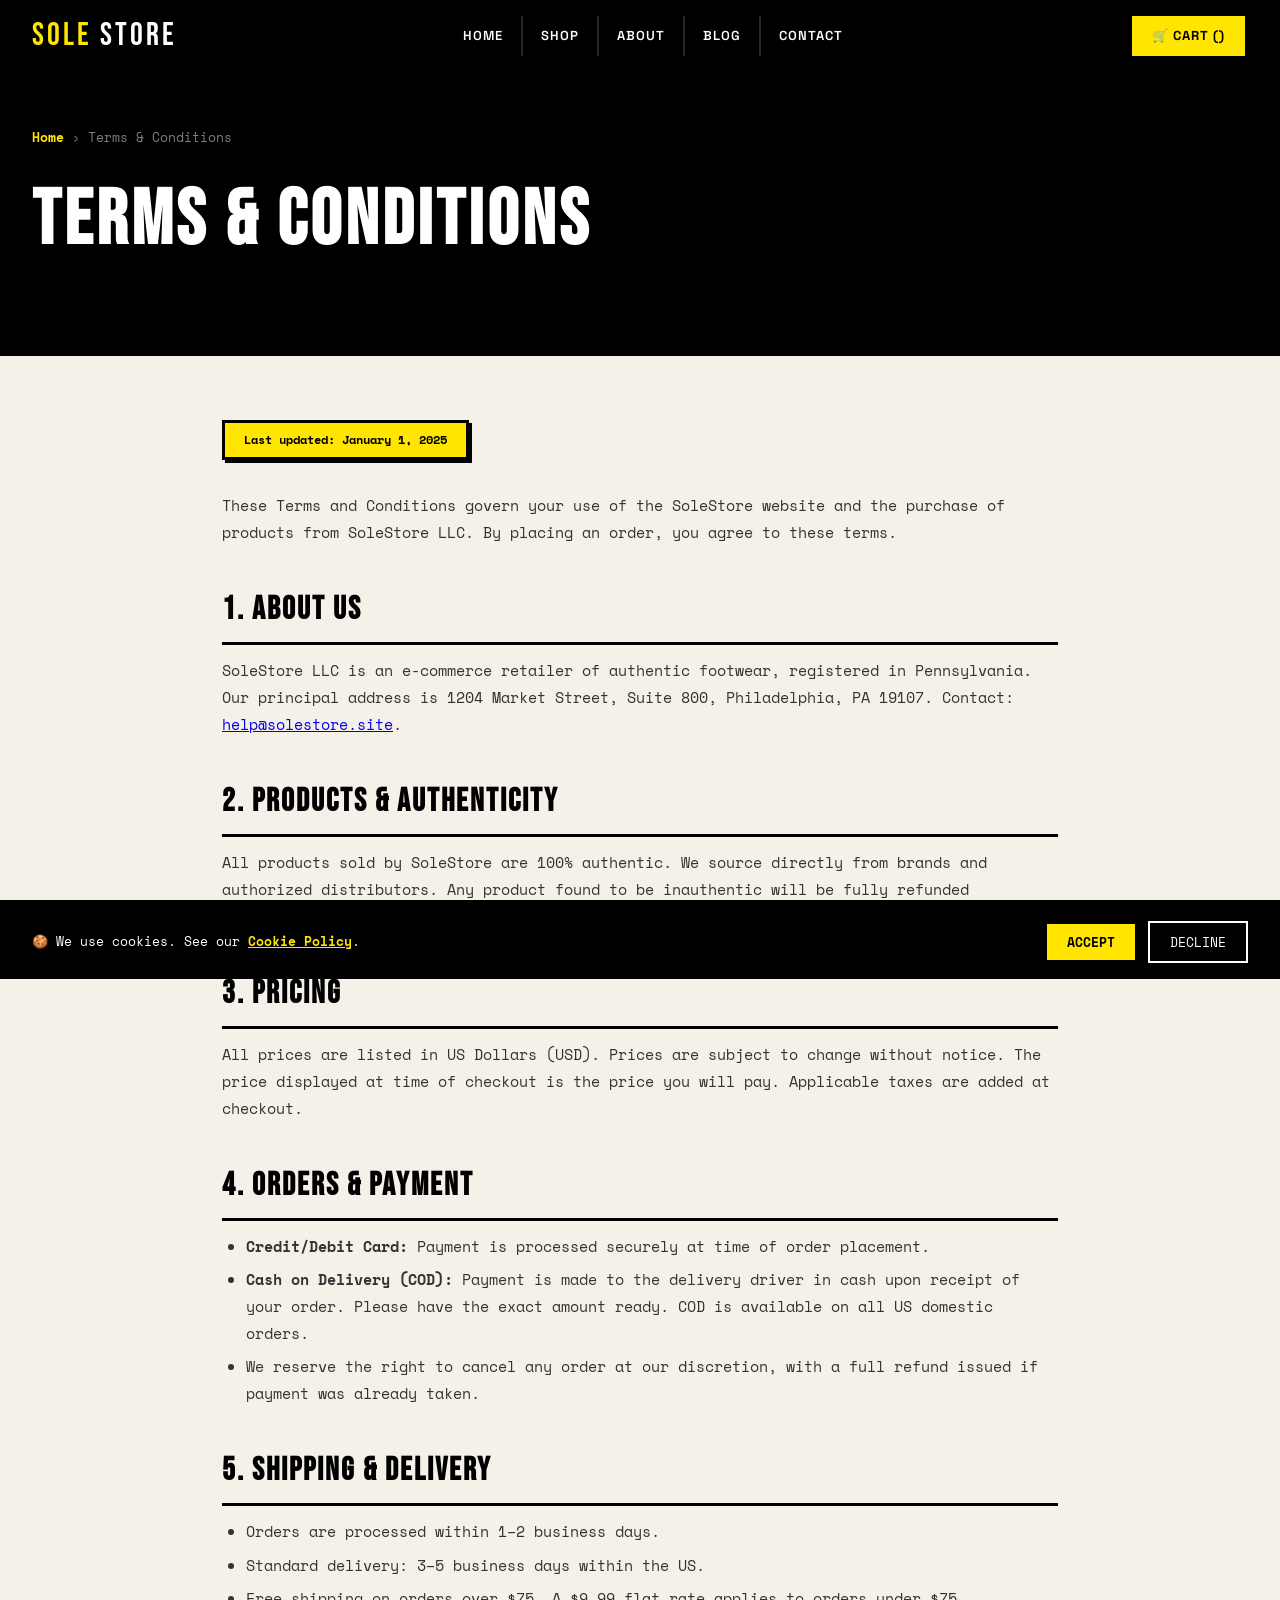
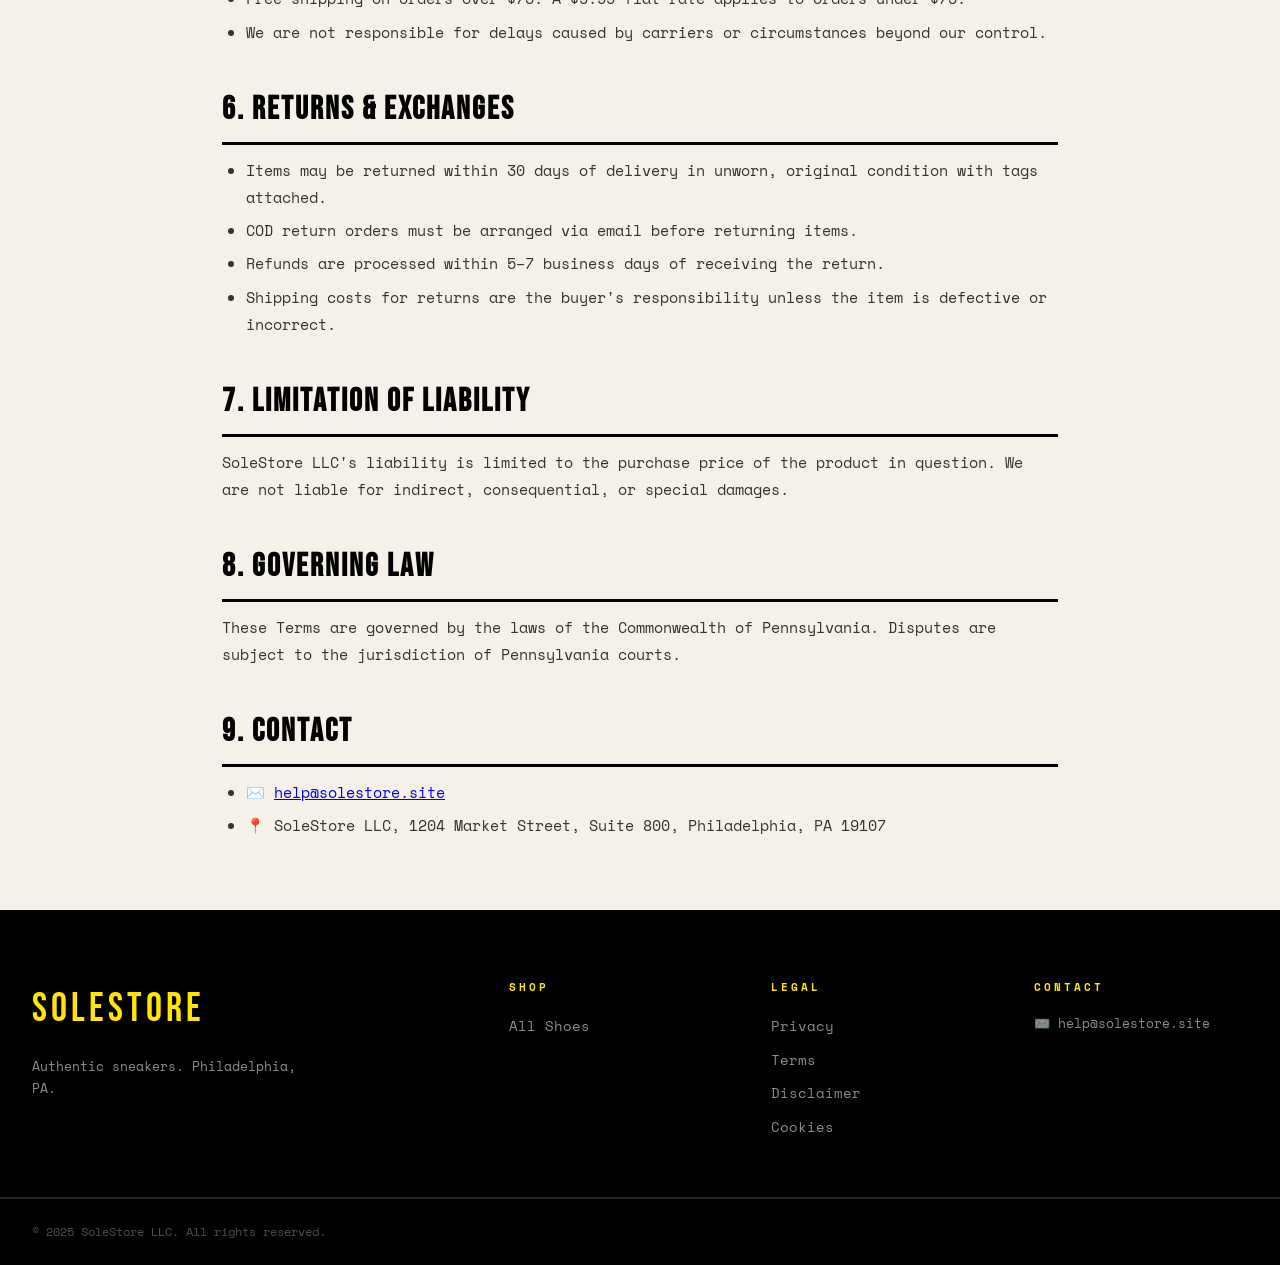
<file: terms.html>
<!DOCTYPE html>
<html lang="en">
<head><meta charset="UTF-8"><meta name="viewport" content="width=device-width, initial-scale=1.0"><title>Terms & Conditions – SoleStore</title><link rel="stylesheet" href="css/style.css"></head>
<body>
<div id="cookie-banner"><p>🍪 We use cookies. See our <a href="cookie-consent.html">Cookie Policy</a>.</p><div class="ck-btns"><button class="ck-accept" onclick="acceptCookies()">ACCEPT</button><button class="ck-decline" onclick="declineCookies()">DECLINE</button></div></div>
<nav><div class="nav-inner"><a href="index.html" class="nav-logo">SOLE<span>STORE</span></a><ul class="nav-links"><li><a href="index.html">Home</a></li><li><a href="shop.html">Shop</a></li><li><a href="about.html">About</a></li><li><a href="blog.html">Blog</a></li><li><a href="contact.html">Contact</a></li></ul><a href="cart.html" class="nav-cart">🛒 CART (<span class="cart-badge" style="display:none">0</span>)</a><button class="hamburger"><span></span><span></span><span></span></button></div></nav>
<div class="page-hero"><div class="page-hero-inner"><div class="breadcrumb"><a href="index.html">Home</a> › Terms & Conditions</div><h1>TERMS & CONDITIONS</h1></div></div>
<div class="legal-body">
  <span class="legal-date">Last updated: January 1, 2025</span>
  <p>These Terms and Conditions govern your use of the SoleStore website and the purchase of products from SoleStore LLC. By placing an order, you agree to these terms.</p>
  <h2>1. ABOUT US</h2>
  <p>SoleStore LLC is an e-commerce retailer of authentic footwear, registered in Pennsylvania. Our principal address is 1204 Market Street, Suite 800, Philadelphia, PA 19107. Contact: <a href="mailto:help@solestore.site">help@solestore.site</a>.</p>
  <h2>2. PRODUCTS & AUTHENTICITY</h2>
  <p>All products sold by SoleStore are 100% authentic. We source directly from brands and authorized distributors. Any product found to be inauthentic will be fully refunded including return shipping costs.</p>
  <h2>3. PRICING</h2>
  <p>All prices are listed in US Dollars (USD). Prices are subject to change without notice. The price displayed at time of checkout is the price you will pay. Applicable taxes are added at checkout.</p>
  <h2>4. ORDERS & PAYMENT</h2>
  <ul><li><strong>Credit/Debit Card:</strong> Payment is processed securely at time of order placement.</li><li><strong>Cash on Delivery (COD):</strong> Payment is made to the delivery driver in cash upon receipt of your order. Please have the exact amount ready. COD is available on all US domestic orders.</li><li>We reserve the right to cancel any order at our discretion, with a full refund issued if payment was already taken.</li></ul>
  <h2>5. SHIPPING & DELIVERY</h2>
  <ul><li>Orders are processed within 1–2 business days.</li><li>Standard delivery: 3–5 business days within the US.</li><li>Free shipping on orders over $75. A $9.99 flat rate applies to orders under $75.</li><li>We are not responsible for delays caused by carriers or circumstances beyond our control.</li></ul>
  <h2>6. RETURNS & EXCHANGES</h2>
  <ul><li>Items may be returned within 30 days of delivery in unworn, original condition with tags attached.</li><li>COD return orders must be arranged via email before returning items.</li><li>Refunds are processed within 5–7 business days of receiving the return.</li><li>Shipping costs for returns are the buyer's responsibility unless the item is defective or incorrect.</li></ul>
  <h2>7. LIMITATION OF LIABILITY</h2>
  <p>SoleStore LLC's liability is limited to the purchase price of the product in question. We are not liable for indirect, consequential, or special damages.</p>
  <h2>8. GOVERNING LAW</h2>
  <p>These Terms are governed by the laws of the Commonwealth of Pennsylvania. Disputes are subject to the jurisdiction of Pennsylvania courts.</p>
  <h2>9. CONTACT</h2>
  <ul><li>✉️ <a href="mailto:help@solestore.site">help@solestore.site</a></li><li>📍 SoleStore LLC, 1204 Market Street, Suite 800, Philadelphia, PA 19107</li></ul>
</div>
<footer><div class="footer-top"><div class="footer-brand"><a href="index.html" class="footer-logo">SOLESTORE</a><p>Authentic sneakers. Philadelphia, PA.</p></div><div class="footer-col"><h4>Shop</h4><ul><li><a href="shop.html">All Shoes</a></li></ul></div><div class="footer-col"><h4>Legal</h4><ul><li><a href="privacy-policy.html">Privacy</a></li><li><a href="terms.html">Terms</a></li><li><a href="disclaimer.html">Disclaimer</a></li><li><a href="cookie-consent.html">Cookies</a></li></ul></div><div class="footer-col"><h4>Contact</h4><p>✉️ help@solestore.site</p></div></div><div class="footer-bottom"><p>© 2025 SoleStore LLC. All rights reserved.</p></div></footer>
<script src="js/main.js"></script>
</body></html>
</file>
<file: css/style.css>
@import url('https://fonts.googleapis.com/css2?family=Space+Grotesk:wght@400;500;600;700&family=Bebas+Neue&family=Space+Mono:wght@400;700&display=swap');

:root {
  --black: #000000;
  --white: #ffffff;
  --yellow: #FFE500;
  --red: #FF2D00;
  --blue: #0047FF;
  --lime: #AAFF00;
  --orange: #FF7300;
  --pink: #FF0099;
  --bg: #F5F0E8;
  --border: 3px solid #000;
  --border-thick: 5px solid #000;
  --shadow: 6px 6px 0px #000;
  --shadow-lg: 10px 10px 0px #000;
  --shadow-sm: 3px 3px 0px #000;
}

*, *::before, *::after { box-sizing: border-box; margin: 0; padding: 0; }
html { scroll-behavior: smooth; }

body {
  font-family: 'Space Grotesk', sans-serif;
  background: var(--bg);
  color: var(--black);
  overflow-x: hidden;
  line-height: 1.5;
}

/* ===== SCROLLBAR ===== */
::-webkit-scrollbar { width: 10px; }
::-webkit-scrollbar-track { background: var(--yellow); }
::-webkit-scrollbar-thumb { background: var(--black); border: 2px solid var(--yellow); }

/* ===== SELECTION ===== */
::selection { background: var(--yellow); color: var(--black); }

/* ===== COOKIE BANNER ===== */
#cookie-banner {
  position: fixed; bottom: 0; left: 0; right: 0; z-index: 9999;
  background: var(--black); color: var(--white);
  border-top: var(--border-thick);
  padding: 1rem 2rem;
  display: flex; align-items: center; justify-content: space-between; flex-wrap: wrap; gap: 1rem;
  transform: translateY(100%); transition: transform 0.3s ease;
  font-family: 'Space Mono', monospace;
}
#cookie-banner.show { transform: translateY(0); }
#cookie-banner p { font-size: 13px; flex: 1; min-width: 200px; }
#cookie-banner a { color: var(--yellow); font-weight: 700; }
.ck-btns { display: flex; gap: 10px; }
.ck-accept {
  background: var(--yellow); color: var(--black); border: var(--border);
  padding: 8px 20px; font-family: 'Space Mono', monospace; font-weight: 700; font-size: 13px;
  cursor: pointer; box-shadow: var(--shadow-sm); transition: all 0.1s;
}
.ck-accept:hover { transform: translate(-2px,-2px); box-shadow: 5px 5px 0 var(--yellow); }
.ck-decline {
  background: transparent; color: var(--white); border: 2px solid var(--white);
  padding: 8px 20px; font-family: 'Space Mono', monospace; font-size: 13px; cursor: pointer;
}

/* ===== NAV ===== */
nav {
  position: fixed; top: 0; left: 0; right: 0; z-index: 1000;
  background: var(--black); border-bottom: var(--border-thick);
}
.nav-inner {
  max-width: 1400px; margin: 0 auto;
  padding: 0 2rem; height: 72px;
  display: flex; align-items: center; justify-content: space-between;
}
.nav-logo {
  font-family: 'Bebas Neue', sans-serif; font-size: 2rem;
  color: var(--yellow); text-decoration: none; letter-spacing: 3px;
  display: flex; align-items: center; gap: 8px;
}
.nav-logo span { color: var(--white); }
.nav-links { display: flex; align-items: center; gap: 0; list-style: none; }
.nav-links li a {
  display: block; padding: 10px 18px;
  color: var(--white); text-decoration: none; font-weight: 600; font-size: 13px;
  letter-spacing: 1px; text-transform: uppercase;
  border-right: 2px solid rgba(255,255,255,0.15);
  transition: background 0.15s, color 0.15s;
}
.nav-links li a:hover, .nav-links li a.active { background: var(--yellow); color: var(--black); }
.nav-links li:last-child a { border-right: none; }
.nav-cart {
  background: var(--yellow); color: var(--black); border: var(--border);
  padding: 10px 20px; font-weight: 700; font-size: 13px; letter-spacing: 1px;
  text-transform: uppercase; cursor: pointer; box-shadow: var(--shadow-sm);
  transition: all 0.1s; text-decoration: none; white-space: nowrap;
  font-family: 'Space Grotesk', sans-serif;
}
.nav-cart:hover { transform: translate(-2px,-2px); box-shadow: 5px 5px 0 var(--yellow); background: var(--white); }
.hamburger { display: none; flex-direction: column; gap: 5px; cursor: pointer; background: none; border: none; padding: 4px; }
.hamburger span { width: 26px; height: 3px; background: var(--white); display: block; }

/* ===== BUTTONS ===== */
.btn {
  display: inline-flex; align-items: center; gap: 8px;
  padding: 14px 28px; font-family: 'Space Grotesk', sans-serif;
  font-weight: 700; font-size: 14px; letter-spacing: 1px; text-transform: uppercase;
  cursor: pointer; border: var(--border); transition: all 0.1s; text-decoration: none;
}
.btn:hover { transform: translate(-3px,-3px); }
.btn-yellow { background: var(--yellow); color: var(--black); box-shadow: var(--shadow); }
.btn-yellow:hover { box-shadow: 9px 9px 0 var(--black); }
.btn-black { background: var(--black); color: var(--white); box-shadow: var(--shadow); }
.btn-black:hover { box-shadow: 9px 9px 0 var(--yellow); }
.btn-red { background: var(--red); color: var(--white); box-shadow: var(--shadow); }
.btn-red:hover { box-shadow: 9px 9px 0 var(--black); }
.btn-white { background: var(--white); color: var(--black); box-shadow: var(--shadow); }
.btn-white:hover { box-shadow: 9px 9px 0 var(--black); }
.btn-lime { background: var(--lime); color: var(--black); box-shadow: var(--shadow); }
.btn-lime:hover { box-shadow: 9px 9px 0 var(--black); }
.btn-full { width: 100%; justify-content: center; }
.btn-sm { padding: 9px 18px; font-size: 12px; }

/* ===== FORMS ===== */
.form-group { margin-bottom: 1.2rem; }
.form-group label { display: block; font-weight: 700; font-size: 12px; letter-spacing: 1.5px; text-transform: uppercase; margin-bottom: 6px; font-family: 'Space Mono', monospace; }
.form-group input,
.form-group select,
.form-group textarea {
  width: 100%; padding: 13px 16px;
  border: var(--border); background: var(--white);
  font-family: 'Space Grotesk', sans-serif; font-size: 15px; color: var(--black);
  outline: none; transition: box-shadow 0.1s;
  box-shadow: var(--shadow-sm);
}
.form-group input:focus,
.form-group select:focus,
.form-group textarea:focus { box-shadow: 5px 5px 0 var(--yellow); }
.form-group textarea { resize: vertical; min-height: 100px; }
.form-row { display: grid; grid-template-columns: 1fr 1fr; gap: 1rem; }
.consent-box {
  display: flex; align-items: flex-start; gap: 12px;
  background: var(--yellow); border: var(--border); padding: 14px; margin: 1rem 0;
}
.consent-box input[type="checkbox"] { width: 20px; height: 20px; flex-shrink: 0; margin-top: 2px; accent-color: var(--black); border: var(--border); }
.consent-box label { font-size: 13px; font-weight: 600; color: var(--black); line-height: 1.5; font-family: 'Space Mono', monospace; }
.consent-box label a { color: var(--black); font-weight: 700; }

/* ===== MODAL ===== */
.modal-overlay {
  position: fixed; inset: 0; background: rgba(0,0,0,0.75); z-index: 9000;
  display: flex; align-items: center; justify-content: center; padding: 1rem;
  opacity: 0; pointer-events: none; transition: opacity 0.2s;
}
.modal-overlay.active { opacity: 1; pointer-events: all; }
.modal {
  background: var(--white); border: var(--border-thick); box-shadow: var(--shadow-lg);
  padding: 2.5rem; max-width: 540px; width: 100%;
  max-height: 90vh; overflow-y: auto;
  transform: translate(8px,8px); transition: transform 0.2s; position: relative;
}
.modal-overlay.active .modal { transform: translate(0,0); }
.modal-close {
  position: absolute; top: 1rem; right: 1rem;
  background: var(--black); color: var(--yellow); border: none;
  width: 36px; height: 36px; font-size: 1.2rem; cursor: pointer;
  font-family: 'Space Mono', monospace; font-weight: 700;
  display: flex; align-items: center; justify-content: center;
}
.modal h3 { font-family: 'Bebas Neue', sans-serif; font-size: 2rem; letter-spacing: 2px; margin-bottom: 0.25rem; }
.modal p.sub { font-size: 14px; color: #444; margin-bottom: 1.5rem; font-family: 'Space Mono', monospace; }

/* ===== SUCCESS MSG ===== */
.success-msg {
  display: none; background: var(--lime); border: var(--border);
  padding: 1rem; text-align: center; font-weight: 700; margin-top: 1rem;
  font-family: 'Space Mono', monospace; box-shadow: var(--shadow-sm);
}

/* ===== SECTION UTILS ===== */
.section { padding: 6rem 2rem; }
.container { max-width: 1400px; margin: 0 auto; }
.section-label {
  display: inline-block; background: var(--yellow); border: var(--border);
  padding: 4px 14px; font-family: 'Space Mono', monospace; font-size: 11px;
  font-weight: 700; letter-spacing: 2px; text-transform: uppercase;
  margin-bottom: 1rem; box-shadow: var(--shadow-sm);
}
.section-title {
  font-family: 'Bebas Neue', sans-serif;
  font-size: clamp(2.5rem,5vw,4rem);
  letter-spacing: 3px; line-height: 1.05;
  margin-bottom: 1rem; color: var(--black);
}
.section-sub { font-size: 1rem; color: #333; max-width: 560px; line-height: 1.7; font-family: 'Space Mono', monospace; }

/* ===== PAGE HERO (inner pages) ===== */
.page-hero {
  background: var(--black); padding: 8rem 2rem 4rem;
  border-bottom: var(--border-thick); position: relative; overflow: hidden;
}
.page-hero::before { content: ''; position: absolute; inset: 0; background: url('https://images.unsplash.com/photo-1542291026-7eec264c27ff?w=1400&q=60') center/cover no-repeat; opacity: 0.08; }
.page-hero-inner { position: relative; z-index: 1; max-width: 1400px; margin: 0 auto; }
.page-hero h1 { font-family: 'Bebas Neue', sans-serif; font-size: clamp(3rem,6vw,5rem); color: var(--white); letter-spacing: 4px; margin-bottom: 0.5rem; }
.page-hero p { color: rgba(255,255,255,0.7); font-family: 'Space Mono', monospace; font-size: 14px; }
.breadcrumb { display: flex; align-items: center; gap: 8px; margin-bottom: 1rem; font-size: 13px; font-family: 'Space Mono', monospace; color: rgba(255,255,255,0.5); }
.breadcrumb a { color: var(--yellow); text-decoration: none; font-weight: 700; }

/* ===== FOOTER ===== */
footer {
  background: var(--black); color: var(--white);
  border-top: var(--border-thick);
}
.footer-top {
  max-width: 1400px; margin: 0 auto; padding: 4rem 2rem 3rem;
  display: grid; grid-template-columns: 2fr 1fr 1fr 1fr;
  gap: 3rem; border-bottom: 2px solid rgba(255,255,255,0.15);
}
.footer-logo { font-family: 'Bebas Neue', sans-serif; font-size: 2.5rem; color: var(--yellow); letter-spacing: 4px; text-decoration: none; display: block; margin-bottom: 1rem; }
.footer-brand p { font-size: 13px; color: rgba(255,255,255,0.55); line-height: 1.7; font-family: 'Space Mono', monospace; max-width: 280px; }
.footer-col h4 { font-family: 'Space Mono', monospace; font-size: 11px; font-weight: 700; letter-spacing: 3px; text-transform: uppercase; color: var(--yellow); margin-bottom: 1.2rem; }
.footer-col ul { list-style: none; }
.footer-col ul li { margin-bottom: 0.6rem; }
.footer-col ul li a { color: rgba(255,255,255,0.55); text-decoration: none; font-size: 14px; font-family: 'Space Mono', monospace; transition: color 0.15s; }
.footer-col ul li a:hover { color: var(--yellow); }
.footer-col p { font-size: 13px; color: rgba(255,255,255,0.55); font-family: 'Space Mono', monospace; margin-bottom: 0.5rem; }
.footer-bottom { max-width: 1400px; margin: 0 auto; padding: 1.5rem 2rem; display: flex; justify-content: space-between; align-items: center; flex-wrap: wrap; gap: 1rem; }
.footer-bottom p { font-size: 12px; color: rgba(255,255,255,0.3); font-family: 'Space Mono', monospace; }
.footer-bottom a { color: rgba(255,255,255,0.3); text-decoration: none; }
.footer-bottom a:hover { color: var(--yellow); }

/* ===== PRODUCT CARD ===== */
.product-card {
  background: var(--white); border: var(--border); box-shadow: var(--shadow);
  transition: all 0.15s; cursor: pointer; overflow: hidden;
}
.product-card:hover { transform: translate(-4px,-4px); box-shadow: 10px 10px 0 var(--black); }
.product-card-img { height: 260px; overflow: hidden; position: relative; border-bottom: var(--border); background: var(--bg); }
.product-card-img img { width: 100%; height: 100%; object-fit: cover; transition: transform 0.3s; }
.product-card:hover .product-card-img img { transform: scale(1.04); }
.product-badge { position: absolute; top: 12px; left: 12px; background: var(--red); color: var(--white); border: 2px solid var(--black); padding: 4px 10px; font-weight: 700; font-size: 11px; letter-spacing: 1px; font-family: 'Space Mono', monospace; }
.product-badge.new { background: var(--lime); color: var(--black); }
.product-badge.sale { background: var(--red); color: var(--white); }
.product-card-body { padding: 1.25rem; }
.product-brand { font-size: 11px; font-weight: 700; letter-spacing: 2px; text-transform: uppercase; color: #666; font-family: 'Space Mono', monospace; margin-bottom: 4px; }
.product-name { font-family: 'Space Grotesk', sans-serif; font-size: 1rem; font-weight: 700; color: var(--black); margin-bottom: 8px; line-height: 1.3; }
.product-price { display: flex; align-items: center; gap: 10px; margin-bottom: 12px; }
.price-main { font-family: 'Bebas Neue', sans-serif; font-size: 1.6rem; letter-spacing: 1px; color: var(--black); }
.price-old { font-size: 14px; color: #999; text-decoration: line-through; font-family: 'Space Mono', monospace; }
.price-save { background: var(--red); color: var(--white); font-size: 11px; font-weight: 700; padding: 2px 6px; font-family: 'Space Mono', monospace; }
.color-dots { display: flex; gap: 6px; margin-bottom: 12px; }
.color-dot { width: 16px; height: 16px; border: 2px solid var(--black); border-radius: 0; cursor: pointer; }

/* ===== PRODUCT GRID ===== */
.products-grid { display: grid; grid-template-columns: repeat(4,1fr); gap: 1.5rem; }

/* ===== REVEAL ===== */
.reveal { opacity: 0; transform: translateY(24px); transition: opacity 0.5s ease, transform 0.5s ease; }
.reveal.revealed { opacity: 1; transform: translateY(0); }

/* ===== LEGAL ===== */
.legal-body { max-width: 900px; margin: 0 auto; padding: 4rem 2rem; }
.legal-body h2 { font-family: 'Bebas Neue', sans-serif; font-size: 2rem; letter-spacing: 2px; color: var(--black); margin: 2.5rem 0 0.75rem; border-bottom: var(--border); padding-bottom: 0.5rem; }
.legal-body p, .legal-body li { font-size: 15px; color: #333; line-height: 1.8; margin-bottom: 0.75rem; font-family: 'Space Mono', monospace; }
.legal-body ul { padding-left: 1.5rem; }
.legal-body li { margin-bottom: 0.4rem; }
.legal-date { background: var(--yellow); border: var(--border); padding: 0.5rem 1.2rem; font-family: 'Space Mono', monospace; font-size: 12px; font-weight: 700; display: inline-block; margin-bottom: 2rem; box-shadow: var(--shadow-sm); }

/* ===== BLOG CARD ===== */
.blog-card { background: var(--white); border: var(--border); box-shadow: var(--shadow); transition: all 0.15s; overflow: hidden; }
.blog-card:hover { transform: translate(-4px,-4px); box-shadow: 10px 10px 0 var(--black); }
.blog-card-img { height: 220px; overflow: hidden; border-bottom: var(--border); }
.blog-card-img img { width: 100%; height: 100%; object-fit: cover; transition: transform 0.3s; }
.blog-card:hover .blog-card-img img { transform: scale(1.04); }
.blog-card-body { padding: 1.5rem; }
.blog-cat { display: inline-block; background: var(--yellow); border: 2px solid var(--black); padding: 3px 10px; font-family: 'Space Mono', monospace; font-size: 11px; font-weight: 700; letter-spacing: 1px; text-transform: uppercase; margin-bottom: 0.75rem; box-shadow: 2px 2px 0 var(--black); }
.blog-card-body h3 { font-family: 'Bebas Neue', sans-serif; font-size: 1.5rem; letter-spacing: 1px; color: var(--black); margin-bottom: 0.5rem; line-height: 1.2; }
.blog-card-body p { font-size: 13px; color: #444; margin-bottom: 1rem; line-height: 1.6; font-family: 'Space Mono', monospace; }
.blog-meta { font-size: 12px; color: #666; font-family: 'Space Mono', monospace; }

/* ===== RESPONSIVE ===== */
@media (max-width: 1024px) {
  .products-grid { grid-template-columns: repeat(3,1fr); }
}
@media (max-width: 768px) {
  .nav-links { display: none; position: fixed; top: 72px; left: 0; right: 0; background: var(--black); flex-direction: column; border-bottom: var(--border-thick); }
  .nav-links.open { display: flex; }
  .nav-links li a { border-right: none; border-bottom: 1px solid rgba(255,255,255,0.15); padding: 1rem 2rem; }
  .hamburger { display: flex; }
  .products-grid { grid-template-columns: repeat(2,1fr); }
  .footer-top { grid-template-columns: 1fr 1fr; }
  .form-row { grid-template-columns: 1fr; }
}
@media (max-width: 480px) {
  .products-grid { grid-template-columns: 1fr; }
  .footer-top { grid-template-columns: 1fr; }
}
</file>
